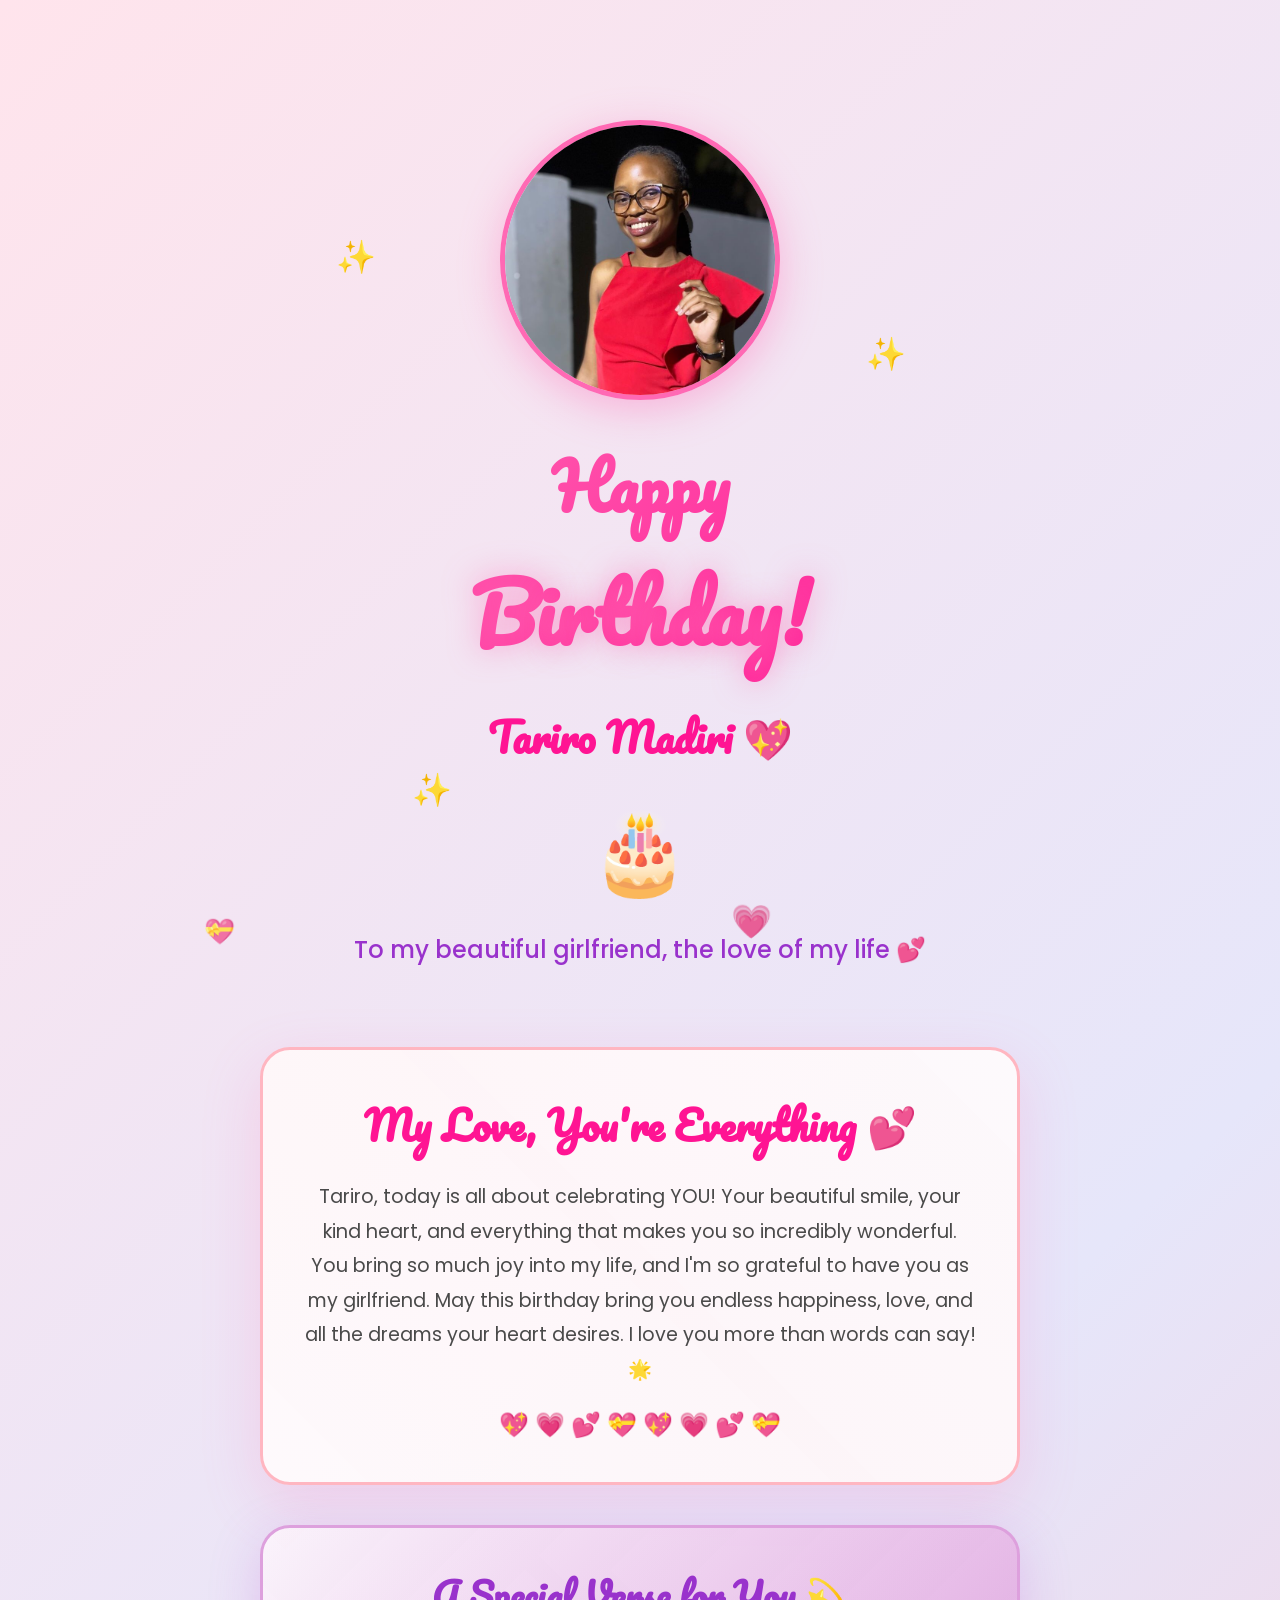
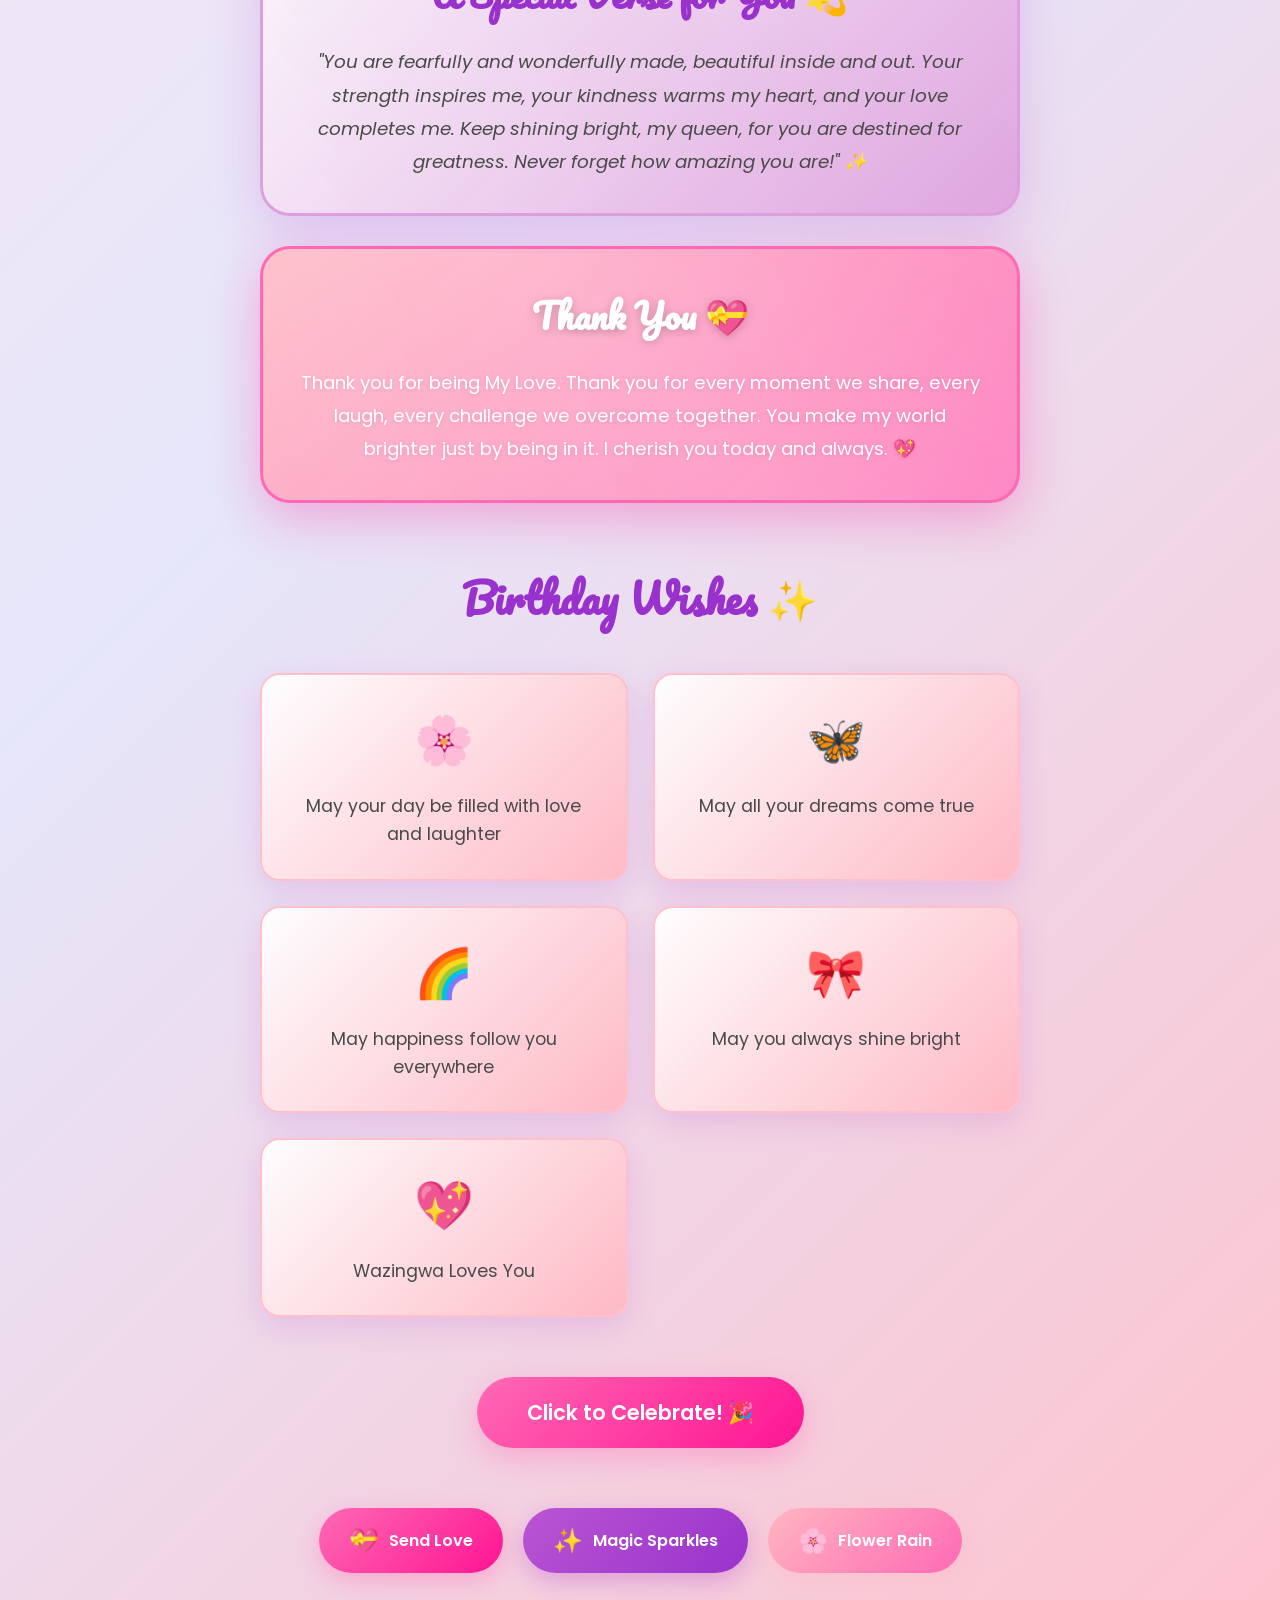
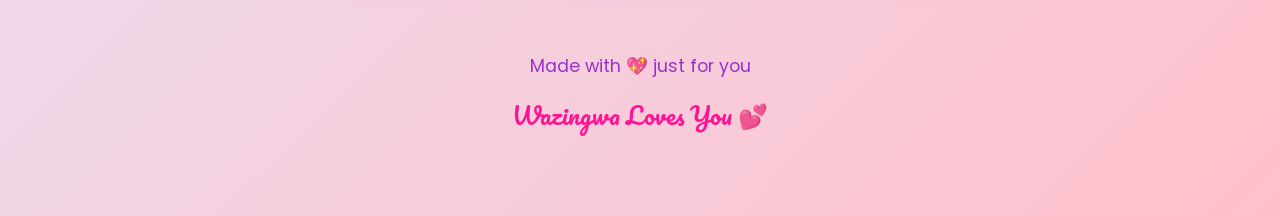
<file: birthday-surprise/index.html>
<!DOCTYPE html>
<html lang="en">
<head>
  <meta charset="UTF-8" />
  <meta name="viewport" content="width=device-width, initial-scale=1.0" />
  <title>Happy Birthday Tariro! 🎂💖</title>
  <meta name="description" content="A special birthday surprise for Tariro Madiri!" />
  <meta name="theme-color" content="#ff69b4" />

  <!-- Fonts -->
  <link rel="preconnect" href="https://fonts.googleapis.com">
  <link rel="preconnect" href="https://fonts.gstatic.com" crossorigin>
  <link href="https://fonts.googleapis.com/css2?family=Pacifico&family=Poppins:wght@300;400;500;600;700&display=swap" rel="stylesheet">
  <link rel="stylesheet" href="style.css" />
</head>
<body>

  <div class="confetti-container" id="confetti"></div>

  <main class="birthday-container">
    
    <div class="birthday-header">
      <div class="sparkle sparkle-1">✨</div>
      <div class="sparkle sparkle-2">✨</div>
      <div class="sparkle sparkle-3">✨</div>
      
      <div class="photo-container">
        <img src="IMG-20260907-WA0000.jpg" alt="Tariro Madiri" class="birthday-photo" onerror="this.style.display='none'; this.nextElementSibling.style.display='flex';" />
        <div class="photo-fallback">
          <span class="fallback-emoji">👸</span>
          <span class="fallback-text">Add Tariro's photo here!</span>
        </div>
      </div>
      
      <h1 class="birthday-title">
        <span class="title-line">Happy</span>
        <span class="title-line highlight">Birthday!</span>
      </h1>
      
      <h2 class="birthday-name">Tariro Madiri 💖</h2>
      
      <div class="cake-emoji">🎂</div>
      
      <p class="subtitle">To my beautiful girlfriend, the love of my life 💕</p>
    </div>

    <div class="message-card">
      <div class="card-content">
        <h2 class="card-title">My Love, You're Everything 💕</h2>
        <p class="card-text">
          Tariro, today is all about celebrating YOU! Your beautiful smile, your kind heart, and everything that makes you so incredibly wonderful.
          You bring so much joy into my life, and I'm so grateful to have you as my girlfriend.
          May this birthday bring you endless happiness, love, and all the dreams your heart desires. I love you more than words can say! 🌟
        </p>
        <div class="heart-rain">💖 💗 💕 💝 💖 💗 💕 💝</div>
      </div>
    </div>

    <div class="verse-card">
      <div class="verse-content">
        <h3 class="verse-title">A Special Verse for You 💫</h3>
        <p class="verse-text">
          "You are fearfully and wonderfully made, beautiful inside and out. Your strength inspires me, your kindness warms my heart, and your love completes me.
          Keep shining bright, my queen, for you are destined for greatness. Never forget how amazing you are!" ✨
        </p>
      </div>
    </div>

    <div class="love-card">
      <div class="love-content">
        <h3 class="love-title">Thank You 💝</h3>
        <p class="love-text">
          Thank you for being My Love. Thank you for every moment we share, every laugh, every challenge we overcome together.
          You make my world brighter just by being in it. I cherish you today and always. 💖
        </p>
      </div>
    </div>

    <div class="wishes-section">
      <h3 class="wishes-title">Birthday Wishes ✨</h3>
      
      <div class="wish-grid">
        <div class="wish-card">
          <span class="wish-icon">🌸</span>
          <p class="wish-text">May your day be filled with love and laughter</p>
        </div>
        <div class="wish-card">
          <span class="wish-icon">🦋</span>
          <p class="wish-text">May all your dreams come true</p>
        </div>
        <div class="wish-card">
          <span class="wish-icon">🌈</span>
          <p class="wish-text">May happiness follow you everywhere</p>
        </div>
        <div class="wish-card">
          <span class="wish-icon">🎀</span>
          <p class="wish-text">May you always shine bright</p>
        </div>
        <div class="wish-card">
          <span class="wish-icon">💖</span>
          <p class="wish-text">Wazingwa Loves You</p>
        </div>
      </div>
    </div>

    <div class="celebration-section">
      <button class="celebrate-btn" id="celebrateBtn">
        <span class="btn-text">Click to Celebrate! 🎉</span>
      </button>
    </div>

    <div class="surprise-buttons">
      <button class="surprise-btn surprise-btn-1" id="surpriseBtn1">
        <span class="surprise-icon">💝</span>
        <span class="surprise-text">Send Love</span>
      </button>
      <button class="surprise-btn surprise-btn-2" id="surpriseBtn2">
        <span class="surprise-icon">✨</span>
        <span class="surprise-text">Magic Sparkles</span>
      </button>
      <button class="surprise-btn surprise-btn-3" id="surpriseBtn3">
        <span class="surprise-icon">🌸</span>
        <span class="surprise-text">Flower Rain</span>
      </button>
    </div>

    <div class="footer">
      <p>Made with 💖 just for you</p>
      <p class="love-message">Wazingwa Loves You 💕</p>
    </div>

  </main>

  <script src="script.js"></script>
</body>
</html>
</file>
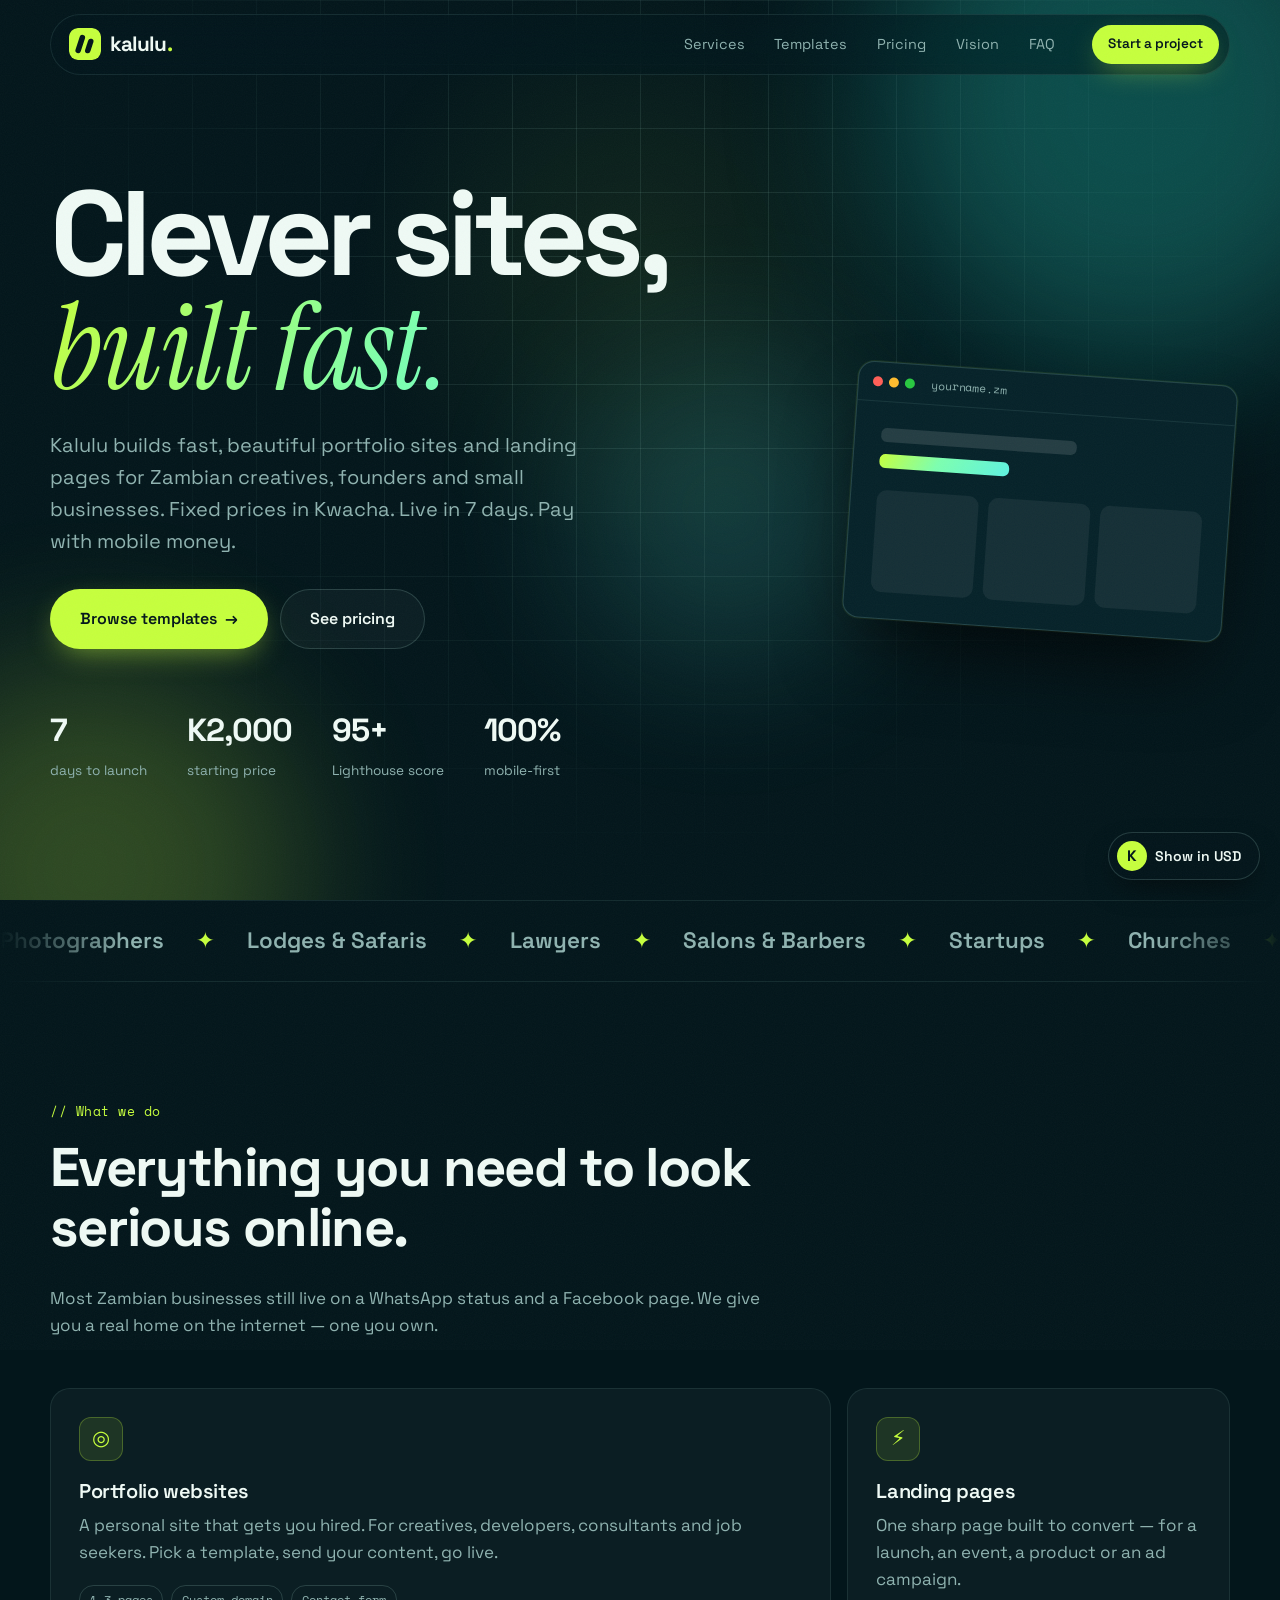
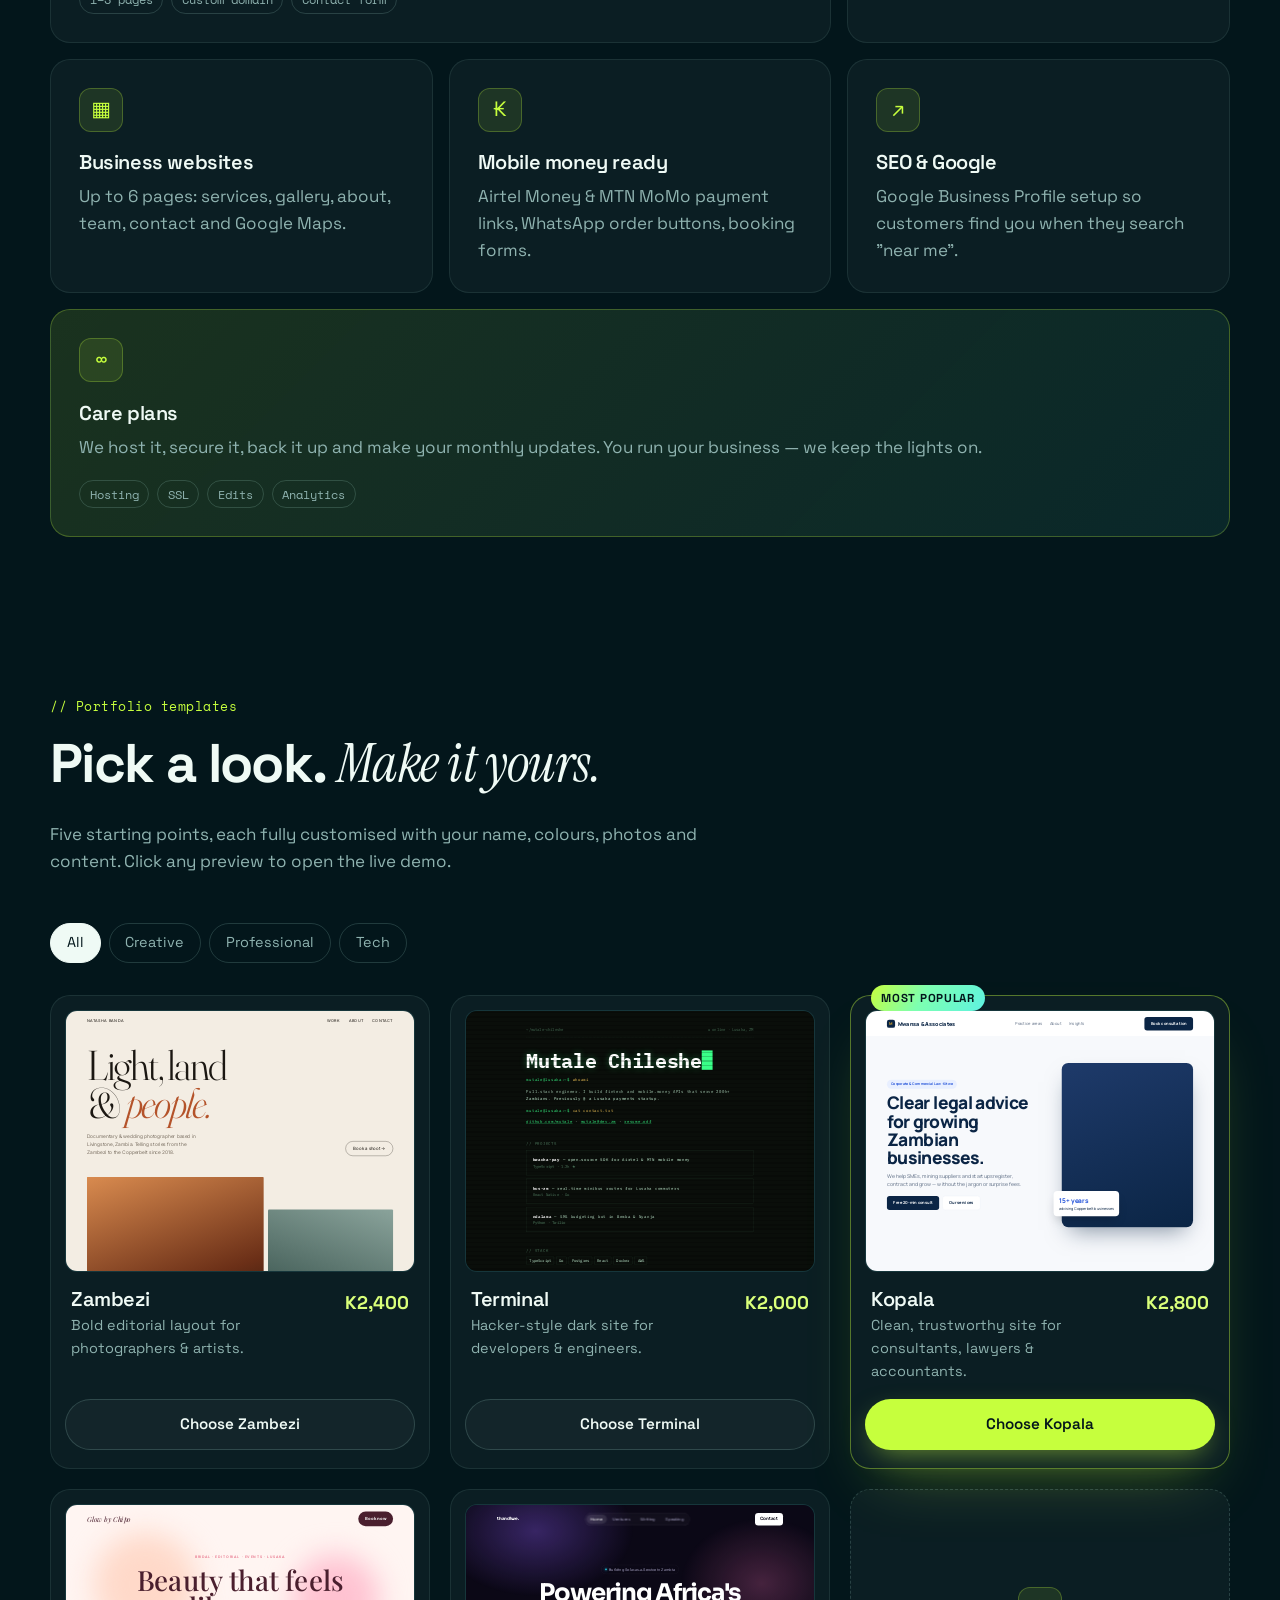
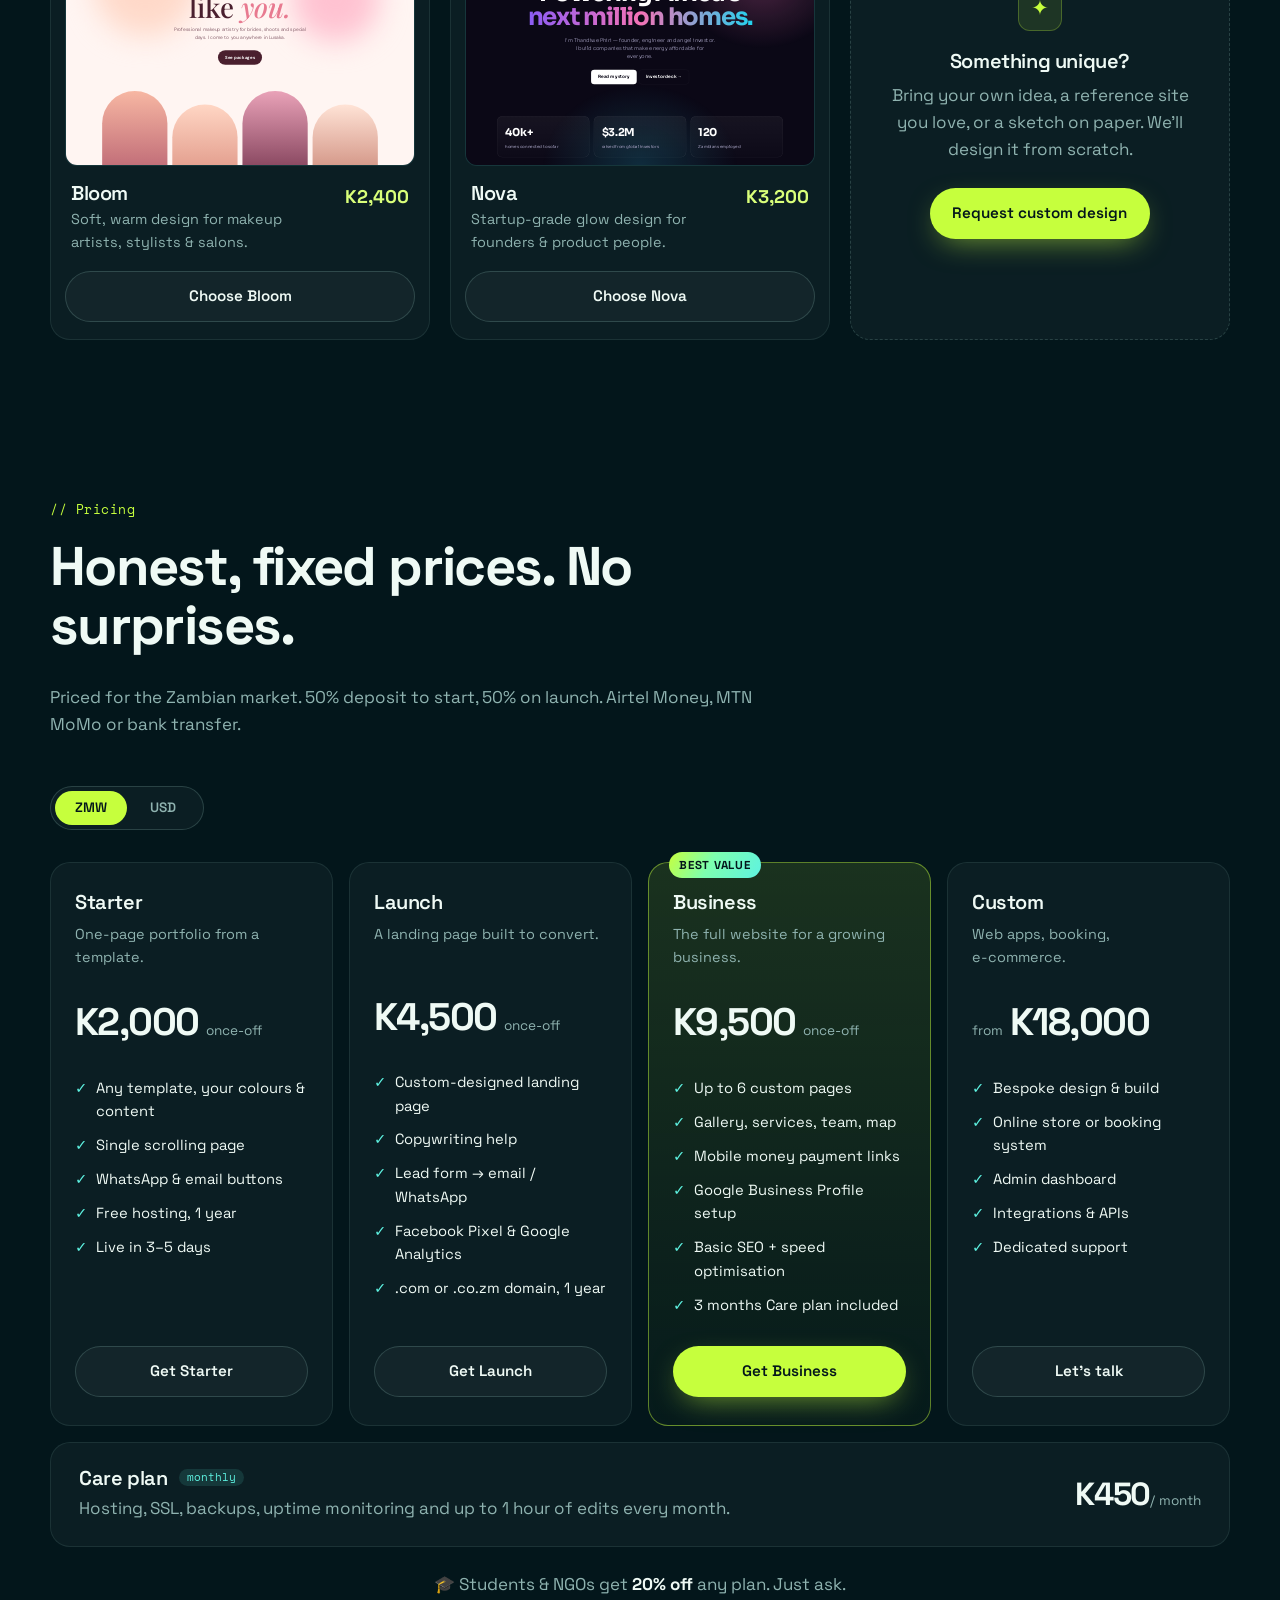
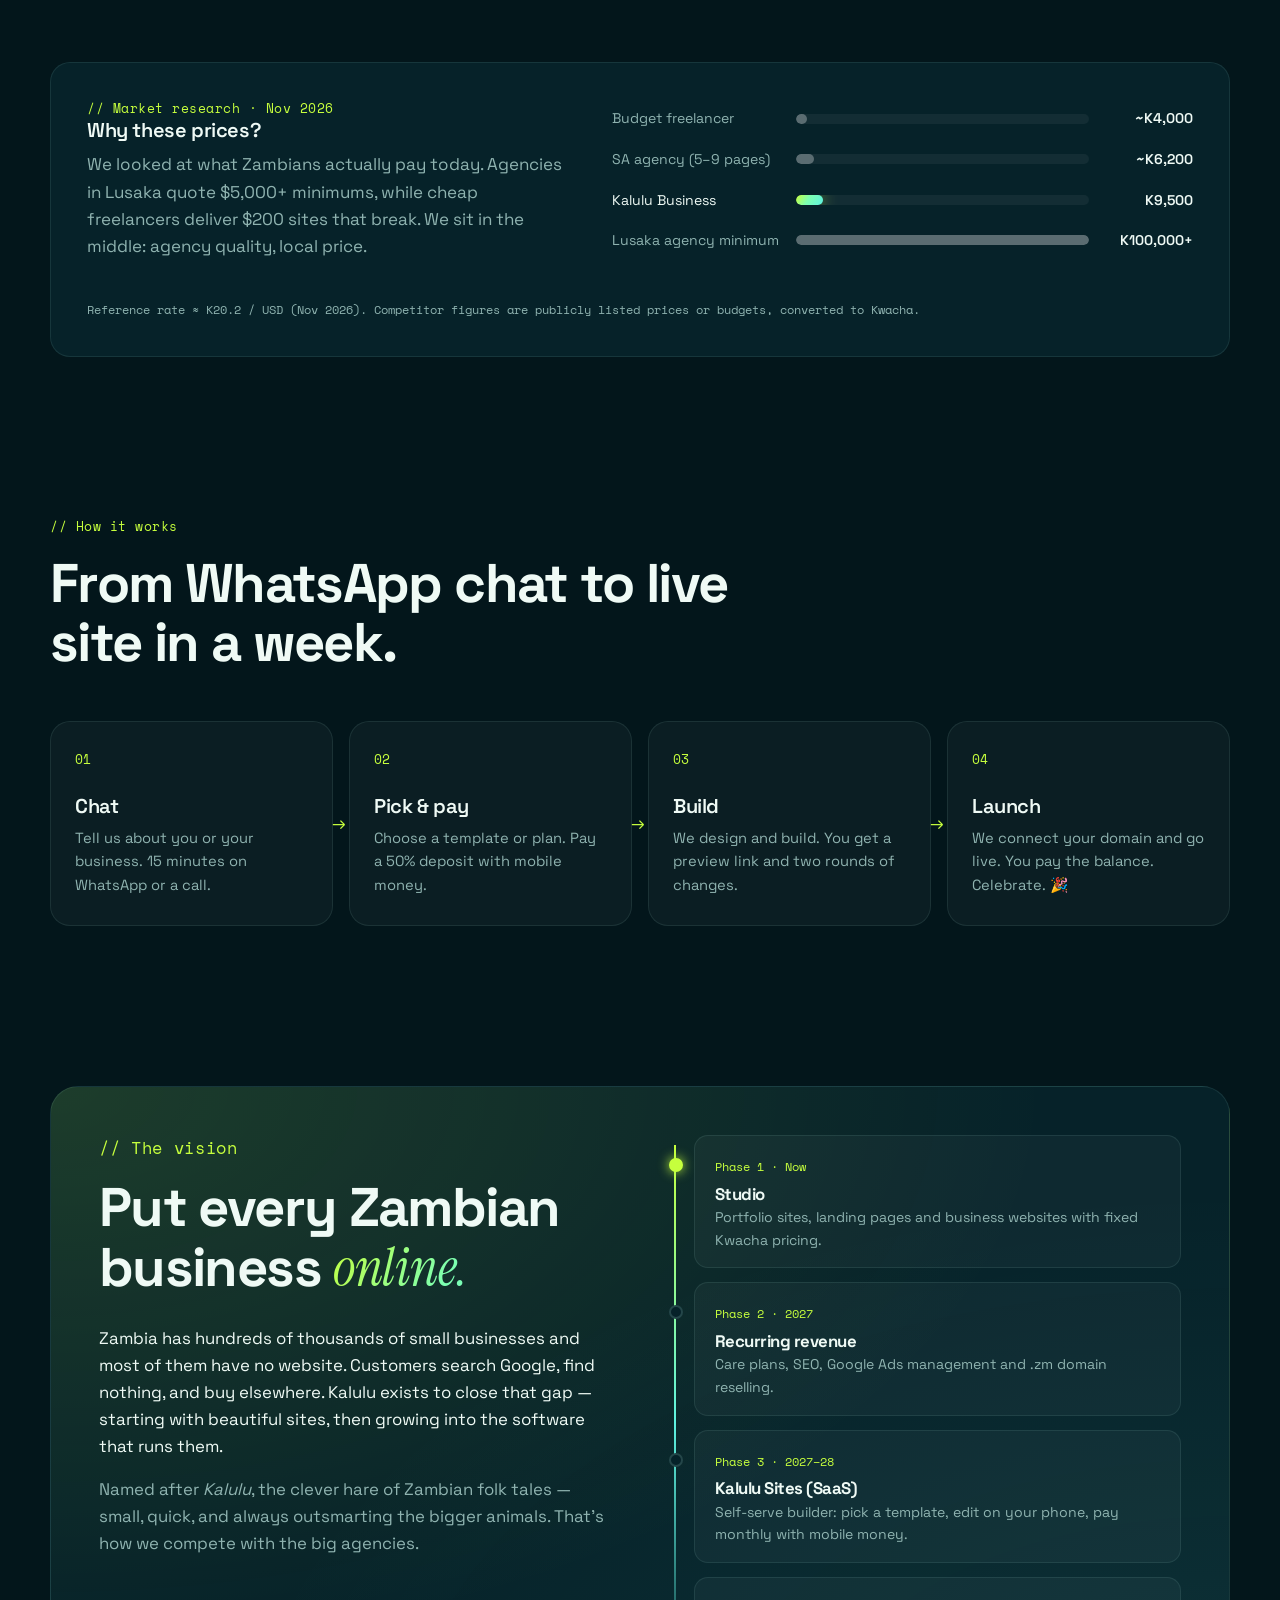
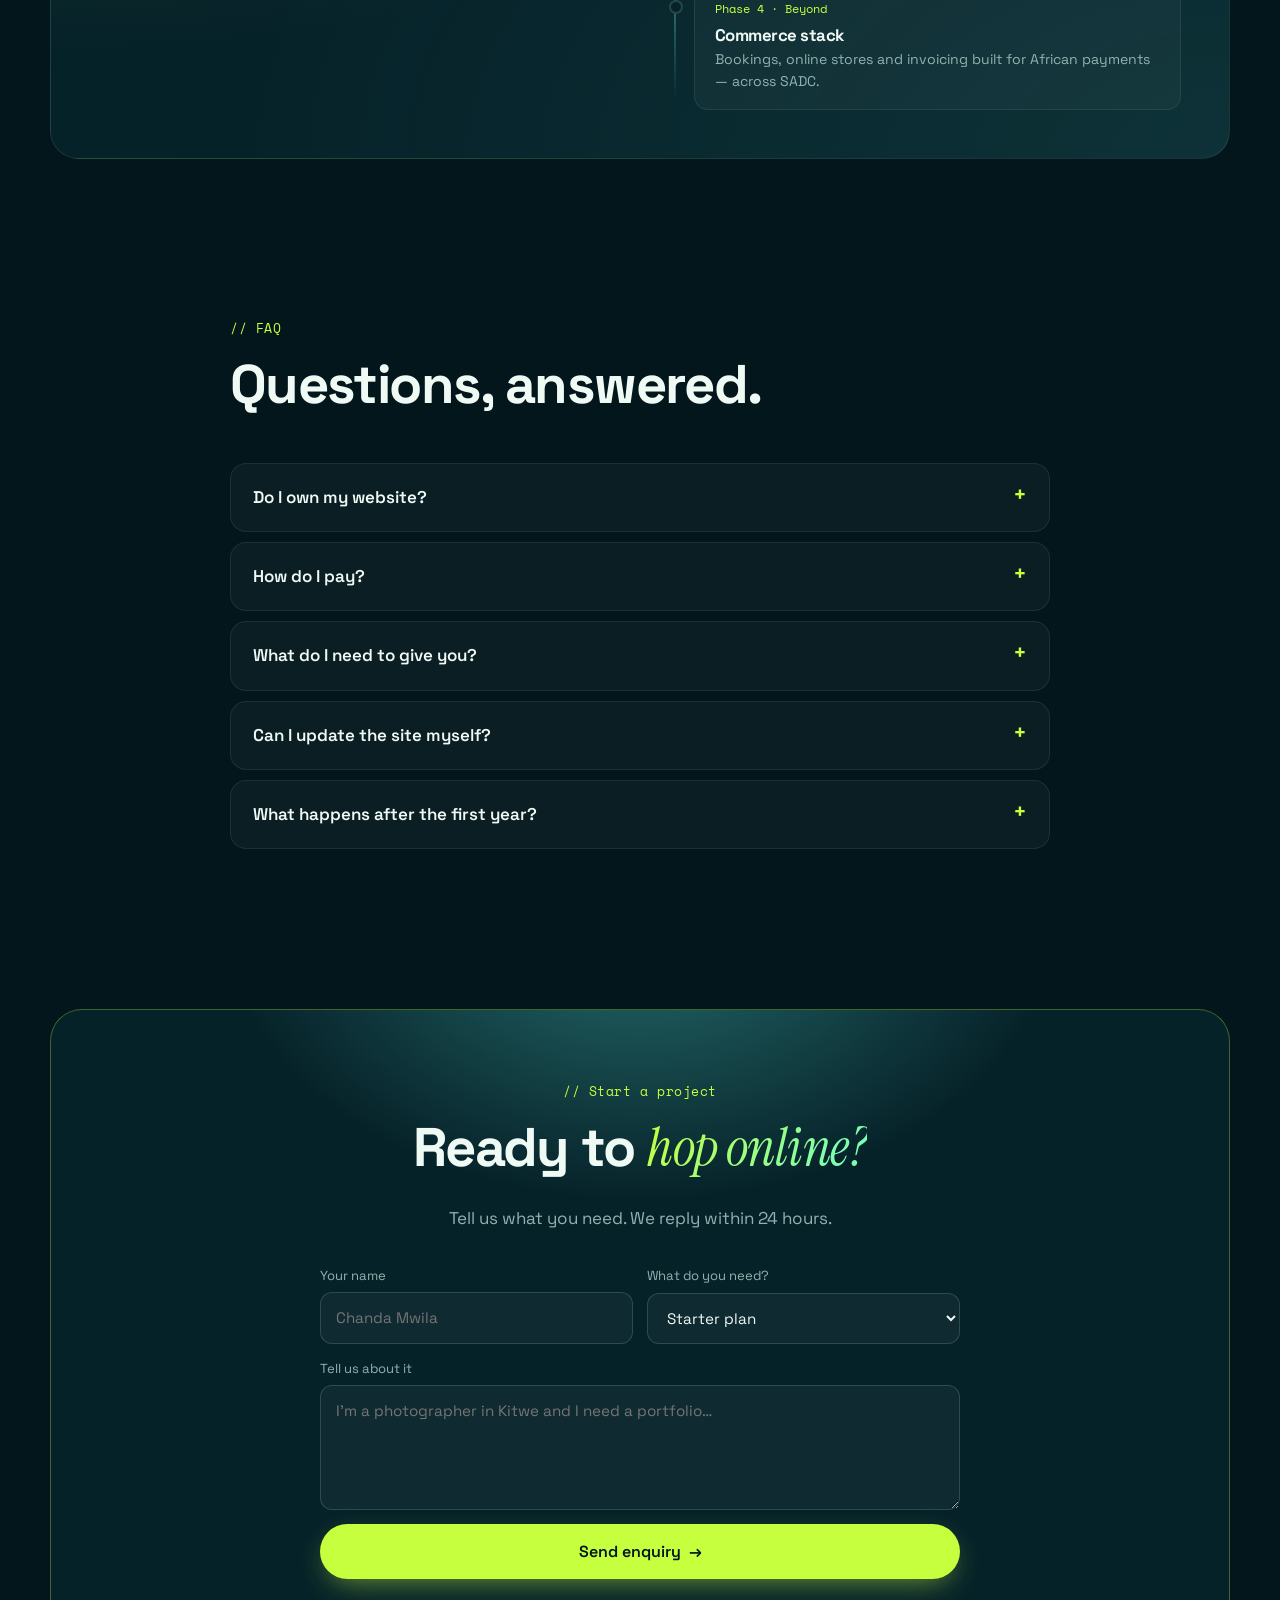
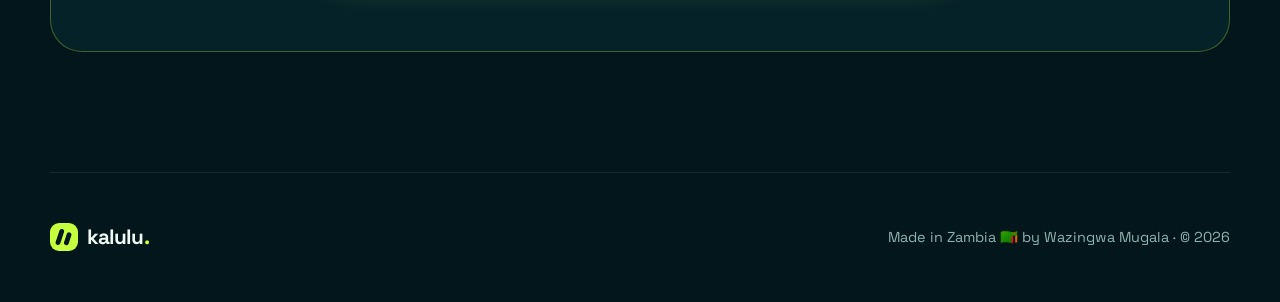
<file: business/index.html>
<!DOCTYPE html>
<html lang="en">
<head>
  <meta charset="UTF-8" />
  <meta name="viewport" content="width=device-width, initial-scale=1.0" />
  <title>Kalulu — Clever websites, built fast | Lusaka, Zambia</title>
  <meta name="description" content="Kalulu builds fast, modern portfolio websites and landing pages for Zambian creatives and businesses. Fixed prices in Kwacha, mobile money accepted." />
  <meta name="theme-color" content="#03161b" />
  <meta property="og:title" content="Kalulu — Clever websites, built fast" />
  <meta property="og:description" content="Portfolio websites & landing pages for Zambian businesses. From K2,000." />
  <meta property="og:image" content="https://wazingwa.online/business/logo.svg" />
  <link rel="icon" type="image/svg+xml" href="logo.svg" />

  <link rel="preconnect" href="https://fonts.googleapis.com">
  <link rel="preconnect" href="https://fonts.gstatic.com" crossorigin>
  <link href="https://fonts.googleapis.com/css2?family=Space+Grotesk:wght@400;500;600;700&family=Instrument+Serif:ital@0;1&family=Space+Mono:wght@400;700&display=swap" rel="stylesheet">
  <link rel="stylesheet" href="style.css" />
</head>
<body>
  <div class="cursor-glow" aria-hidden="true"></div>
  <div class="grain" aria-hidden="true"></div>

  <!-- NAV -->
  <header class="nav" id="nav">
    <a href="#top" class="brand" aria-label="Kalulu home">
      <img src="logo.svg" alt="" width="32" height="32" />
      <span>kalulu<b>.</b></span>
    </a>
    <nav class="nav-links" id="navLinks">
      <a href="#services">Services</a>
      <a href="#templates">Templates</a>
      <a href="#pricing">Pricing</a>
      <a href="#vision">Vision</a>
      <a href="#faq">FAQ</a>
    </nav>
    <a href="#contact" class="btn btn-sm btn-primary magnetic">Start a project</a>
    <button class="menu-btn" id="menuBtn" aria-label="Open menu" aria-expanded="false"><span></span><span></span></button>
  </header>

  <main id="top">

    <!-- HERO -->
    <section class="hero">
      <div class="hero-bg" aria-hidden="true">
        <div class="blob b1"></div><div class="blob b2"></div><div class="blob b3"></div>
        <div class="grid-lines"></div>
      </div>

      <div class="container hero-inner">
        <h1 class="hero-title reveal">
          Clever sites,<br><span class="grad serif">built fast.</span>
        </h1>
        <p class="hero-sub reveal">
          Kalulu builds fast, beautiful portfolio sites and landing pages for Zambian creatives, founders and small businesses.
          Fixed prices in Kwacha. Live in 7 days. Pay with mobile money.
        </p>
        <div class="hero-cta reveal">
          <a href="#templates" class="btn btn-primary btn-lg magnetic">Browse templates <span class="arrow">→</span></a>
          <a href="#pricing" class="btn btn-ghost btn-lg magnetic">See pricing</a>
        </div>

        <div class="stats reveal">
          <div><strong data-count="7">0</strong><span>days to launch</span></div>
          <div><strong data-count="2000" data-prefix="K" data-zmw="2000">K0</strong><span>starting price</span></div>
          <div><strong data-count="95" data-suffix="+">0</strong><span>Lighthouse score</span></div>
          <div><strong data-count="100" data-suffix="%">0</strong><span>mobile‑first</span></div>
        </div>
      </div>

      <!-- Floating browser mockup -->
      <div class="hero-mock reveal" aria-hidden="true">
        <div class="mock-bar"><i></i><i></i><i></i><span>yourname.zm</span></div>
        <div class="mock-body">
          <div class="mock-line w60"></div>
          <div class="mock-line w40 accent"></div>
          <div class="mock-cards"><div></div><div></div><div></div></div>
        </div>
      </div>
    </section>

    <!-- MARQUEE -->
    <section class="marquee" aria-label="Who we build for">
      <div class="marquee-track">
        <span>Photographers</span><span>✦</span><span>Lodges &amp; Safaris</span><span>✦</span><span>Lawyers</span><span>✦</span>
        <span>Salons &amp; Barbers</span><span>✦</span><span>Startups</span><span>✦</span><span>Churches</span><span>✦</span>
        <span>Restaurants</span><span>✦</span><span>Developers</span><span>✦</span><span>Clinics</span><span>✦</span>
        <span>Musicians</span><span>✦</span><span>Real Estate</span><span>✦</span><span>Students</span><span>✦</span>
      </div>
    </section>

    <!-- SERVICES -->
    <section class="section container" id="services">
      <div class="section-head reveal">
        <p class="eyebrow">// What we do</p>
        <h2>Everything you need to look serious online.</h2>
        <p class="muted">Most Zambian businesses still live on a WhatsApp status and a Facebook page. We give you a real home on the internet — one you own.</p>
      </div>

      <div class="bento">
        <article class="card tilt reveal span-2">
          <div class="card-icon">◎</div>
          <h3>Portfolio websites</h3>
          <p>A personal site that gets you hired. For creatives, developers, consultants and job seekers. Pick a template, send your content, go live.</p>
          <div class="tags"><span>1–3 pages</span><span>Custom domain</span><span>Contact form</span></div>
        </article>
        <article class="card tilt reveal">
          <div class="card-icon">⚡</div>
          <h3>Landing pages</h3>
          <p>One sharp page built to convert — for a launch, an event, a product or an ad campaign.</p>
        </article>
        <article class="card tilt reveal">
          <div class="card-icon">▦</div>
          <h3>Business websites</h3>
          <p>Up to 6 pages: services, gallery, about, team, contact and Google Maps.</p>
        </article>
        <article class="card tilt reveal">
          <div class="card-icon">₭</div>
          <h3>Mobile money ready</h3>
          <p>Airtel Money &amp; MTN MoMo payment links, WhatsApp order buttons, booking forms.</p>
        </article>
        <article class="card tilt reveal">
          <div class="card-icon">↗</div>
          <h3>SEO &amp; Google</h3>
          <p>Google Business Profile setup so customers find you when they search "near me".</p>
        </article>
        <article class="card tilt reveal span-3 card-accent">
          <div class="card-icon">∞</div>
          <h3>Care plans</h3>
          <p>We host it, secure it, back it up and make your monthly updates. You run your business — we keep the lights on.</p>
          <div class="tags"><span>Hosting</span><span>SSL</span><span>Edits</span><span>Analytics</span></div>
        </article>
      </div>
    </section>

    <!-- TEMPLATES -->
    <section class="section container" id="templates">
      <div class="section-head reveal">
        <p class="eyebrow">// Portfolio templates</p>
        <h2>Pick a look. <span class="serif">Make it yours.</span></h2>
        <p class="muted">Five starting points, each fully customised with your name, colours, photos and content. Click any preview to open the live demo.</p>
      </div>

      <div class="filters reveal" role="tablist">
        <button class="chip active" data-filter="all">All</button>
        <button class="chip" data-filter="creative">Creative</button>
        <button class="chip" data-filter="pro">Professional</button>
        <button class="chip" data-filter="tech">Tech</button>
      </div>

      <div class="templates">
        <article class="tpl reveal" data-cat="creative">
          <a class="tpl-preview" href="templates/zambezi.html" target="_blank" rel="noopener" aria-label="Open Zambezi demo">
            <iframe data-src="templates/zambezi.html" title="Zambezi template preview" loading="lazy" tabindex="-1"></iframe>
            <span class="tpl-open">Live demo ↗</span>
          </a>
          <div class="tpl-meta">
            <div>
              <h3>Zambezi</h3>
              <p>Bold editorial layout for photographers &amp; artists.</p>
            </div>
            <div class="price" data-zmw="2400">K2,400</div>
          </div>
          <a class="btn btn-ghost btn-block" href="#contact" data-order="Zambezi">Choose Zambezi</a>
        </article>

        <article class="tpl reveal" data-cat="tech">
          <a class="tpl-preview" href="templates/terminal.html" target="_blank" rel="noopener" aria-label="Open Terminal demo">
            <iframe data-src="templates/terminal.html" title="Terminal template preview" loading="lazy" tabindex="-1"></iframe>
            <span class="tpl-open">Live demo ↗</span>
          </a>
          <div class="tpl-meta">
            <div>
              <h3>Terminal</h3>
              <p>Hacker‑style dark site for developers &amp; engineers.</p>
            </div>
            <div class="price" data-zmw="2000">K2,000</div>
          </div>
          <a class="btn btn-ghost btn-block" href="#contact" data-order="Terminal">Choose Terminal</a>
        </article>

        <article class="tpl reveal featured" data-cat="pro">
          <span class="ribbon">Most popular</span>
          <a class="tpl-preview" href="templates/kopala.html" target="_blank" rel="noopener" aria-label="Open Kopala demo">
            <iframe data-src="templates/kopala.html" title="Kopala template preview" loading="lazy" tabindex="-1"></iframe>
            <span class="tpl-open">Live demo ↗</span>
          </a>
          <div class="tpl-meta">
            <div>
              <h3>Kopala</h3>
              <p>Clean, trustworthy site for consultants, lawyers &amp; accountants.</p>
            </div>
            <div class="price" data-zmw="2800">K2,800</div>
          </div>
          <a class="btn btn-primary btn-block" href="#contact" data-order="Kopala">Choose Kopala</a>
        </article>

        <article class="tpl reveal" data-cat="creative">
          <a class="tpl-preview" href="templates/bloom.html" target="_blank" rel="noopener" aria-label="Open Bloom demo">
            <iframe data-src="templates/bloom.html" title="Bloom template preview" loading="lazy" tabindex="-1"></iframe>
            <span class="tpl-open">Live demo ↗</span>
          </a>
          <div class="tpl-meta">
            <div>
              <h3>Bloom</h3>
              <p>Soft, warm design for makeup artists, stylists &amp; salons.</p>
            </div>
            <div class="price" data-zmw="2400">K2,400</div>
          </div>
          <a class="btn btn-ghost btn-block" href="#contact" data-order="Bloom">Choose Bloom</a>
        </article>

        <article class="tpl reveal" data-cat="pro tech">
          <a class="tpl-preview" href="templates/nova.html" target="_blank" rel="noopener" aria-label="Open Nova demo">
            <iframe data-src="templates/nova.html" title="Nova template preview" loading="lazy" tabindex="-1"></iframe>
            <span class="tpl-open">Live demo ↗</span>
          </a>
          <div class="tpl-meta">
            <div>
              <h3>Nova</h3>
              <p>Startup‑grade glow design for founders &amp; product people.</p>
            </div>
            <div class="price" data-zmw="3200">K3,200</div>
          </div>
          <a class="btn btn-ghost btn-block" href="#contact" data-order="Nova">Choose Nova</a>
        </article>

        <article class="tpl tpl-custom reveal" data-cat="creative pro tech">
          <div class="tpl-custom-inner">
            <div class="card-icon">✦</div>
            <h3>Something unique?</h3>
            <p>Bring your own idea, a reference site you love, or a sketch on paper. We'll design it from scratch.</p>
            <a class="btn btn-primary magnetic" href="#contact" data-order="Custom design">Request custom design</a>
          </div>
        </article>
      </div>
    </section>

    <!-- PRICING -->
    <section class="section container" id="pricing">
      <div class="section-head reveal">
        <p class="eyebrow">// Pricing</p>
        <h2>Honest, fixed prices. No surprises.</h2>
        <p class="muted">Priced for the Zambian market. 50% deposit to start, 50% on launch. Airtel Money, MTN MoMo or bank transfer.</p>
      </div>

      <div class="currency-toggle reveal" role="group" aria-label="Currency">
        <button class="active" data-cur="zmw">ZMW</button>
        <button data-cur="usd">USD</button>
        <span class="toggle-thumb"></span>
      </div>

      <div class="pricing">
        <article class="plan reveal">
          <h3>Starter</h3>
          <p class="plan-desc">One‑page portfolio from a template.</p>
          <div class="plan-price"><span class="amount" data-zmw="2000">K2,000</span><span class="once">once‑off</span></div>
          <ul>
            <li>Any template, your colours &amp; content</li>
            <li>Single scrolling page</li>
            <li>WhatsApp &amp; email buttons</li>
            <li>Free hosting, 1 year</li>
            <li>Live in 3–5 days</li>
          </ul>
          <a href="#contact" class="btn btn-ghost btn-block" data-order="Starter plan">Get Starter</a>
        </article>

        <article class="plan reveal">
          <h3>Launch</h3>
          <p class="plan-desc">A landing page built to convert.</p>
          <div class="plan-price"><span class="amount" data-zmw="4500">K4,500</span><span class="once">once‑off</span></div>
          <ul>
            <li>Custom‑designed landing page</li>
            <li>Copywriting help</li>
            <li>Lead form → email / WhatsApp</li>
            <li>Facebook Pixel &amp; Google Analytics</li>
            <li>.com or .co.zm domain, 1 year</li>
          </ul>
          <a href="#contact" class="btn btn-ghost btn-block" data-order="Launch plan">Get Launch</a>
        </article>

        <article class="plan plan-hot reveal">
          <span class="ribbon">Best value</span>
          <h3>Business</h3>
          <p class="plan-desc">The full website for a growing business.</p>
          <div class="plan-price"><span class="amount" data-zmw="9500">K9,500</span><span class="once">once‑off</span></div>
          <ul>
            <li>Up to 6 custom pages</li>
            <li>Gallery, services, team, map</li>
            <li>Mobile money payment links</li>
            <li>Google Business Profile setup</li>
            <li>Basic SEO + speed optimisation</li>
            <li>3 months Care plan included</li>
          </ul>
          <a href="#contact" class="btn btn-primary btn-block magnetic" data-order="Business plan">Get Business</a>
        </article>

        <article class="plan reveal">
          <h3>Custom</h3>
          <p class="plan-desc">Web apps, booking, e‑commerce.</p>
          <div class="plan-price"><span class="from">from</span><span class="amount" data-zmw="18000">K18,000</span></div>
          <ul>
            <li>Bespoke design &amp; build</li>
            <li>Online store or booking system</li>
            <li>Admin dashboard</li>
            <li>Integrations &amp; APIs</li>
            <li>Dedicated support</li>
          </ul>
          <a href="#contact" class="btn btn-ghost btn-block" data-order="Custom project">Let's talk</a>
        </article>
      </div>

      <div class="care reveal">
        <div>
          <h3>Care plan <span class="badge">monthly</span></h3>
          <p class="muted">Hosting, SSL, backups, uptime monitoring and up to 1 hour of edits every month.</p>
        </div>
        <div class="care-price"><span class="amount" data-zmw="450">K450</span><span class="once">/ month</span></div>
      </div>

      <p class="discount reveal">🎓 Students &amp; NGOs get <b>20% off</b> any plan. Just ask.</p>

      <!-- Market research -->
      <div class="research reveal">
        <div class="research-head">
          <p class="eyebrow">// Market research · Nov 2026</p>
          <h3>Why these prices?</h3>
          <p class="muted">We looked at what Zambians actually pay today. Agencies in Lusaka quote $5,000+ minimums, while cheap freelancers deliver $200 sites that break. We sit in the middle: agency quality, local price.</p>
        </div>
        <div class="bars">
          <div class="bar-row"><span>Budget freelancer</span><div class="bar"><i style="--w:4%"></i></div><b data-zmw="4000" data-pre="~">~K4,000</b></div>
          <div class="bar-row"><span>SA agency (5–9 pages)</span><div class="bar"><i style="--w:6.2%"></i></div><b data-zmw="6200" data-pre="~">~K6,200</b></div>
          <div class="bar-row hl"><span>Kalulu Business</span><div class="bar"><i style="--w:9.5%"></i></div><b data-zmw="9500">K9,500</b></div>
          <div class="bar-row"><span>Lusaka agency minimum</span><div class="bar"><i style="--w:100%"></i></div><b data-zmw="100000" data-post="+">K100,000+</b></div>
        </div>
        <p class="fine">Reference rate ≈ K20.2 / USD (Nov 2026). Competitor figures are publicly listed prices or budgets, converted to Kwacha.</p>
      </div>
    </section>

    <!-- PROCESS -->
    <section class="section container" id="process">
      <div class="section-head reveal">
        <p class="eyebrow">// How it works</p>
        <h2>From WhatsApp chat to live site in a week.</h2>
      </div>
      <ol class="steps">
        <li class="reveal"><span class="step-n">01</span><h3>Chat</h3><p>Tell us about you or your business. 15 minutes on WhatsApp or a call.</p></li>
        <li class="reveal"><span class="step-n">02</span><h3>Pick &amp; pay</h3><p>Choose a template or plan. Pay a 50% deposit with mobile money.</p></li>
        <li class="reveal"><span class="step-n">03</span><h3>Build</h3><p>We design and build. You get a preview link and two rounds of changes.</p></li>
        <li class="reveal"><span class="step-n">04</span><h3>Launch</h3><p>We connect your domain and go live. You pay the balance. Celebrate. 🎉</p></li>
      </ol>
    </section>

    <!-- VISION -->
    <section class="section container" id="vision">
      <div class="vision reveal">
        <div class="vision-copy">
          <p class="eyebrow">// The vision</p>
          <h2>Put every Zambian business <span class="serif grad">online.</span></h2>
          <p>
            Zambia has hundreds of thousands of small businesses and most of them have no website.
            Customers search Google, find nothing, and buy elsewhere. Kalulu exists to close that gap —
            starting with beautiful sites, then growing into the software that runs them.
          </p>
          <p class="muted">Named after <em>Kalulu</em>, the clever hare of Zambian folk tales — small, quick, and always outsmarting the bigger animals. That's how we compete with the big agencies.</p>
        </div>
        <div class="roadmap">
          <div class="road-item done"><span>Phase 1 · Now</span><h4>Studio</h4><p>Portfolio sites, landing pages and business websites with fixed Kwacha pricing.</p></div>
          <div class="road-item"><span>Phase 2 · 2027</span><h4>Recurring revenue</h4><p>Care plans, SEO, Google Ads management and .zm domain reselling.</p></div>
          <div class="road-item"><span>Phase 3 · 2027–28</span><h4>Kalulu Sites (SaaS)</h4><p>Self‑serve builder: pick a template, edit on your phone, pay monthly with mobile money.</p></div>
          <div class="road-item"><span>Phase 4 · Beyond</span><h4>Commerce stack</h4><p>Bookings, online stores and invoicing built for African payments — across SADC.</p></div>
        </div>
      </div>
    </section>

    <!-- FAQ -->
    <section class="section container narrow" id="faq">
      <div class="section-head reveal">
        <p class="eyebrow">// FAQ</p>
        <h2>Questions, answered.</h2>
      </div>
      <div class="faq">
        <details class="reveal"><summary>Do I own my website?</summary><p>Yes. The domain is registered in your name and you get the full source code on request. No lock‑in.</p></details>
        <details class="reveal"><summary>How do I pay?</summary><p>Airtel Money, MTN MoMo, Zamtel Kwacha or bank transfer. 50% deposit to start, 50% when you're happy and we launch.</p></details>
        <details class="reveal"><summary>What do I need to give you?</summary><p>Your logo (or we'll make a simple one), photos, and a short description of what you do. We help write the rest.</p></details>
        <details class="reveal"><summary>Can I update the site myself?</summary><p>On the Care plan we make edits for you within 48 hours. Self‑editing is coming with Kalulu Sites in 2027.</p></details>
        <details class="reveal"><summary>What happens after the first year?</summary><p>Hosting renews at <span data-zmw="450">K450</span>/month on the Care plan, or you can move the site anywhere you like — it's yours.</p></details>
      </div>
    </section>

    <!-- CONTACT -->
    <section class="section container" id="contact">
      <div class="cta-box reveal">
        <div class="cta-glow" aria-hidden="true"></div>
        <p class="eyebrow">// Start a project</p>
        <h2>Ready to <span class="serif grad">hop online?</span></h2>
        <p class="muted">Tell us what you need. We reply within 24 hours.</p>

        <form class="contact-form" id="contactForm">
          <div class="field">
            <label for="cName">Your name</label>
            <input id="cName" name="name" required placeholder="Chanda Mwila" />
          </div>
          <div class="field">
            <label for="cPlan">What do you need?</label>
            <select id="cPlan" name="plan">
              <option>Starter plan</option>
              <option>Launch plan</option>
              <option>Business plan</option>
              <option>Custom project</option>
              <option>Zambezi</option>
              <option>Terminal</option>
              <option>Kopala</option>
              <option>Bloom</option>
              <option>Nova</option>
              <option>Custom design</option>
            </select>
          </div>
          <div class="field full">
            <label for="cMsg">Tell us about it</label>
            <textarea id="cMsg" name="message" rows="4" placeholder="I'm a photographer in Kitwe and I need a portfolio…"></textarea>
          </div>
          <button class="btn btn-primary btn-lg magnetic full" type="submit">Send enquiry <span class="arrow">→</span></button>
        </form>
      </div>
    </section>
  </main>

  <footer class="footer container">
    <a href="#top" class="brand"><img src="logo.svg" alt="" width="28" height="28" /><span>kalulu<b>.</b></span></a>
    <p class="muted">Made in Zambia 🇿🇲 by <a href="/">Wazingwa Mugala</a> · © <span id="year"></span></p>
  </footer>

  <button class="currency-fab" id="currencyFab" type="button" aria-pressed="false" aria-label="Toggle prices between Kwacha and US dollars">
    <b class="cur-k">K</b><b class="cur-d">$</b><span>Show in USD</span>
  </button>

  <script src="script.js"></script>
</body>
</html>
</file>
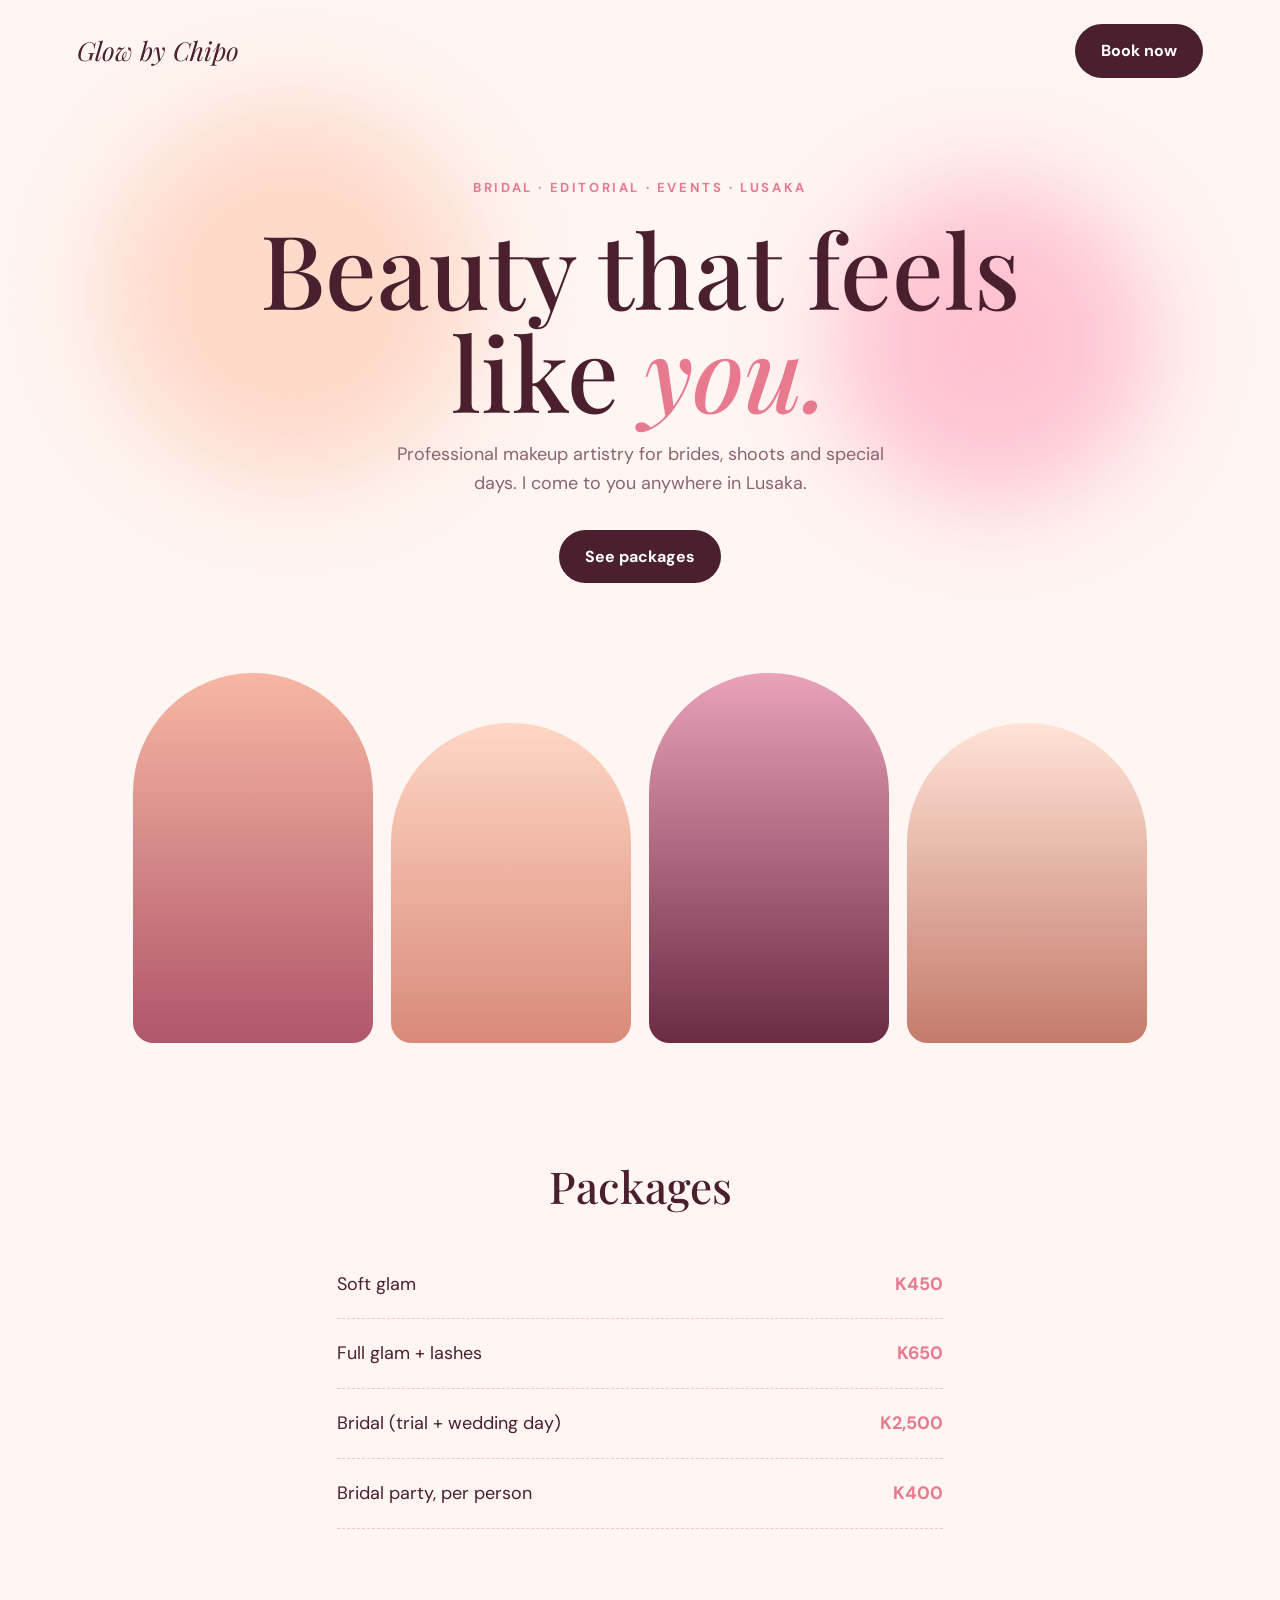
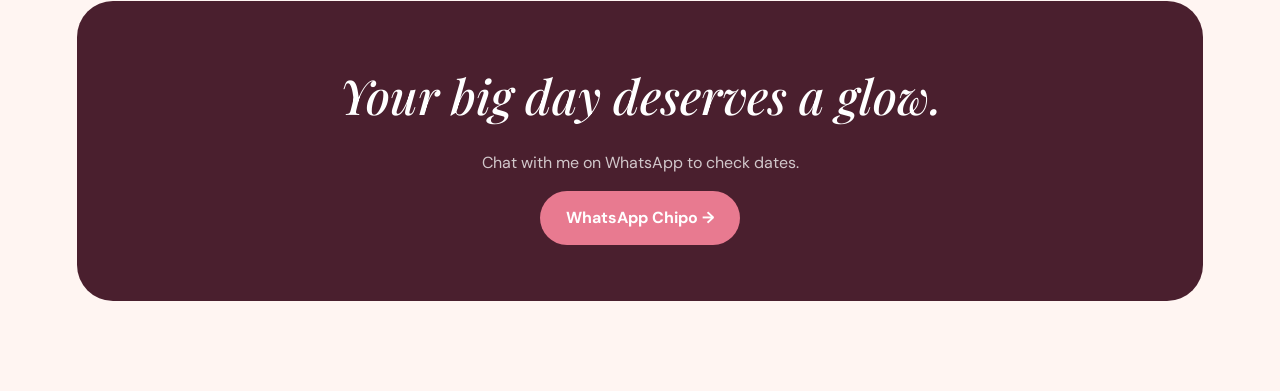
<file: business/templates/bloom.html>
<!DOCTYPE html>
<html lang="en">
<head>
<meta charset="UTF-8" />
<meta name="viewport" content="width=device-width, initial-scale=1.0" />
<title>Glow by Chipo — Makeup Artist | Bloom template by Kalulu</title>
<link rel="preconnect" href="https://fonts.googleapis.com"><link rel="preconnect" href="https://fonts.gstatic.com" crossorigin>
<link href="https://fonts.googleapis.com/css2?family=Playfair+Display:ital,wght@0,500;1,500&family=DM+Sans:wght@400;500;700&display=swap" rel="stylesheet">
<style>
  :root { --bg:#fff5f2; --rose:#e87a90; --plum:#4a1f2e; --peach:#ffd9c9; --muted:#8a6470; }
  * { box-sizing:border-box; } body { margin:0; background:var(--bg); color:var(--plum); font-family:"DM Sans",sans-serif; line-height:1.6; overflow-x:hidden; }
  a { color:inherit; text-decoration:none; }
  nav { display:flex; justify-content:space-between; align-items:center; padding:24px 6vw; }
  .logo { font-family:"Playfair Display",serif; font-style:italic; font-size:26px; }
  .btn { display:inline-block; padding:14px 26px; border-radius:999px; background:var(--plum); color:#fff; font-weight:700; transition:.3s; }
  .btn:hover { background:var(--rose); transform:scale(1.04); }
  .hero { position:relative; text-align:center; padding:8vh 6vw 6vh; }
  .blob { position:absolute; border-radius:50%; filter:blur(50px); z-index:-1; animation:drift 10s ease-in-out infinite alternate; }
  .b1 { width:380px; height:380px; background:var(--peach); top:0; left:8%; }
  .b2 { width:320px; height:320px; background:#ffc2d1; top:80px; right:10%; animation-delay:-4s; }
  @keyframes drift { to { transform:translate(40px,30px) scale(1.15); } }
  .hero small { text-transform:uppercase; letter-spacing:.2em; color:var(--rose); font-weight:700; font-size:13px; }
  h1 { font-family:"Playfair Display",serif; font-weight:500; font-size:clamp(52px,8vw,110px); line-height:1; margin:18px 0; }
  h1 em { color:var(--rose); }
  .hero p { max-width:520px; margin:0 auto 32px; color:var(--muted); font-size:18px; }
  .gallery { display:flex; gap:18px; justify-content:center; padding:4vh 6vw; }
  .g { width:240px; aspect-ratio:3/4; border-radius:140px 140px 24px 24px; transition:.5s cubic-bezier(.22,1,.36,1); }
  .g:hover { transform:translateY(-14px) rotate(-2deg); }
  .g1 { background:linear-gradient(180deg,#f7b7a3,#b0566a); } .g2 { background:linear-gradient(180deg,#ffd6c4,#d98a7a); margin-top:50px; }
  .g3 { background:linear-gradient(180deg,#e9a2b8,#6b2b45); } .g4 { background:linear-gradient(180deg,#ffe3d6,#c47b6b); margin-top:50px; }
  .menu { max-width:760px; margin:8vh auto; padding:0 6vw; }
  .menu h2 { font-family:"Playfair Display",serif; font-weight:500; font-size:44px; text-align:center; margin:0 0 28px; }
  .row { display:flex; justify-content:space-between; gap:16px; padding:20px 0; border-bottom:1px dashed #f0c4cf; font-size:18px; }
  .row span:last-child { font-weight:700; color:var(--rose); }
  .book { margin:6vh 6vw 10vh; padding:56px; border-radius:36px; background:var(--plum); color:#fff; text-align:center; }
  .book h2 { font-family:"Playfair Display",serif; font-style:italic; font-weight:500; font-size:48px; margin:0 0 12px; }
  .book .btn { background:var(--rose); }
  @media (max-width:760px){ .gallery { flex-wrap:wrap; } .g { width:44%; margin:0 !important; } }
</style>
</head>
<body>
  <nav><span class="logo">Glow by Chipo</span><a class="btn" href="#">Book now</a></nav>
  <section class="hero">
    <div class="blob b1"></div><div class="blob b2"></div>
    <small>Bridal · Editorial · Events · Lusaka</small>
    <h1>Beauty that feels<br>like <em>you.</em></h1>
    <p>Professional makeup artistry for brides, shoots and special days. I come to you anywhere in Lusaka.</p>
    <a class="btn" href="#">See packages</a>
  </section>
  <div class="gallery"><div class="g g1"></div><div class="g g2"></div><div class="g g3"></div><div class="g g4"></div></div>
  <section class="menu">
    <h2>Packages</h2>
    <div class="row"><span>Soft glam</span><span>K450</span></div>
    <div class="row"><span>Full glam + lashes</span><span>K650</span></div>
    <div class="row"><span>Bridal (trial + wedding day)</span><span>K2,500</span></div>
    <div class="row"><span>Bridal party, per person</span><span>K400</span></div>
  </section>
  <section class="book">
    <h2>Your big day deserves a glow.</h2>
    <p style="opacity:.75">Chat with me on WhatsApp to check dates.</p>
    <a class="btn" href="#">WhatsApp Chipo →</a>
  </section>
</body>
</html>
</file>
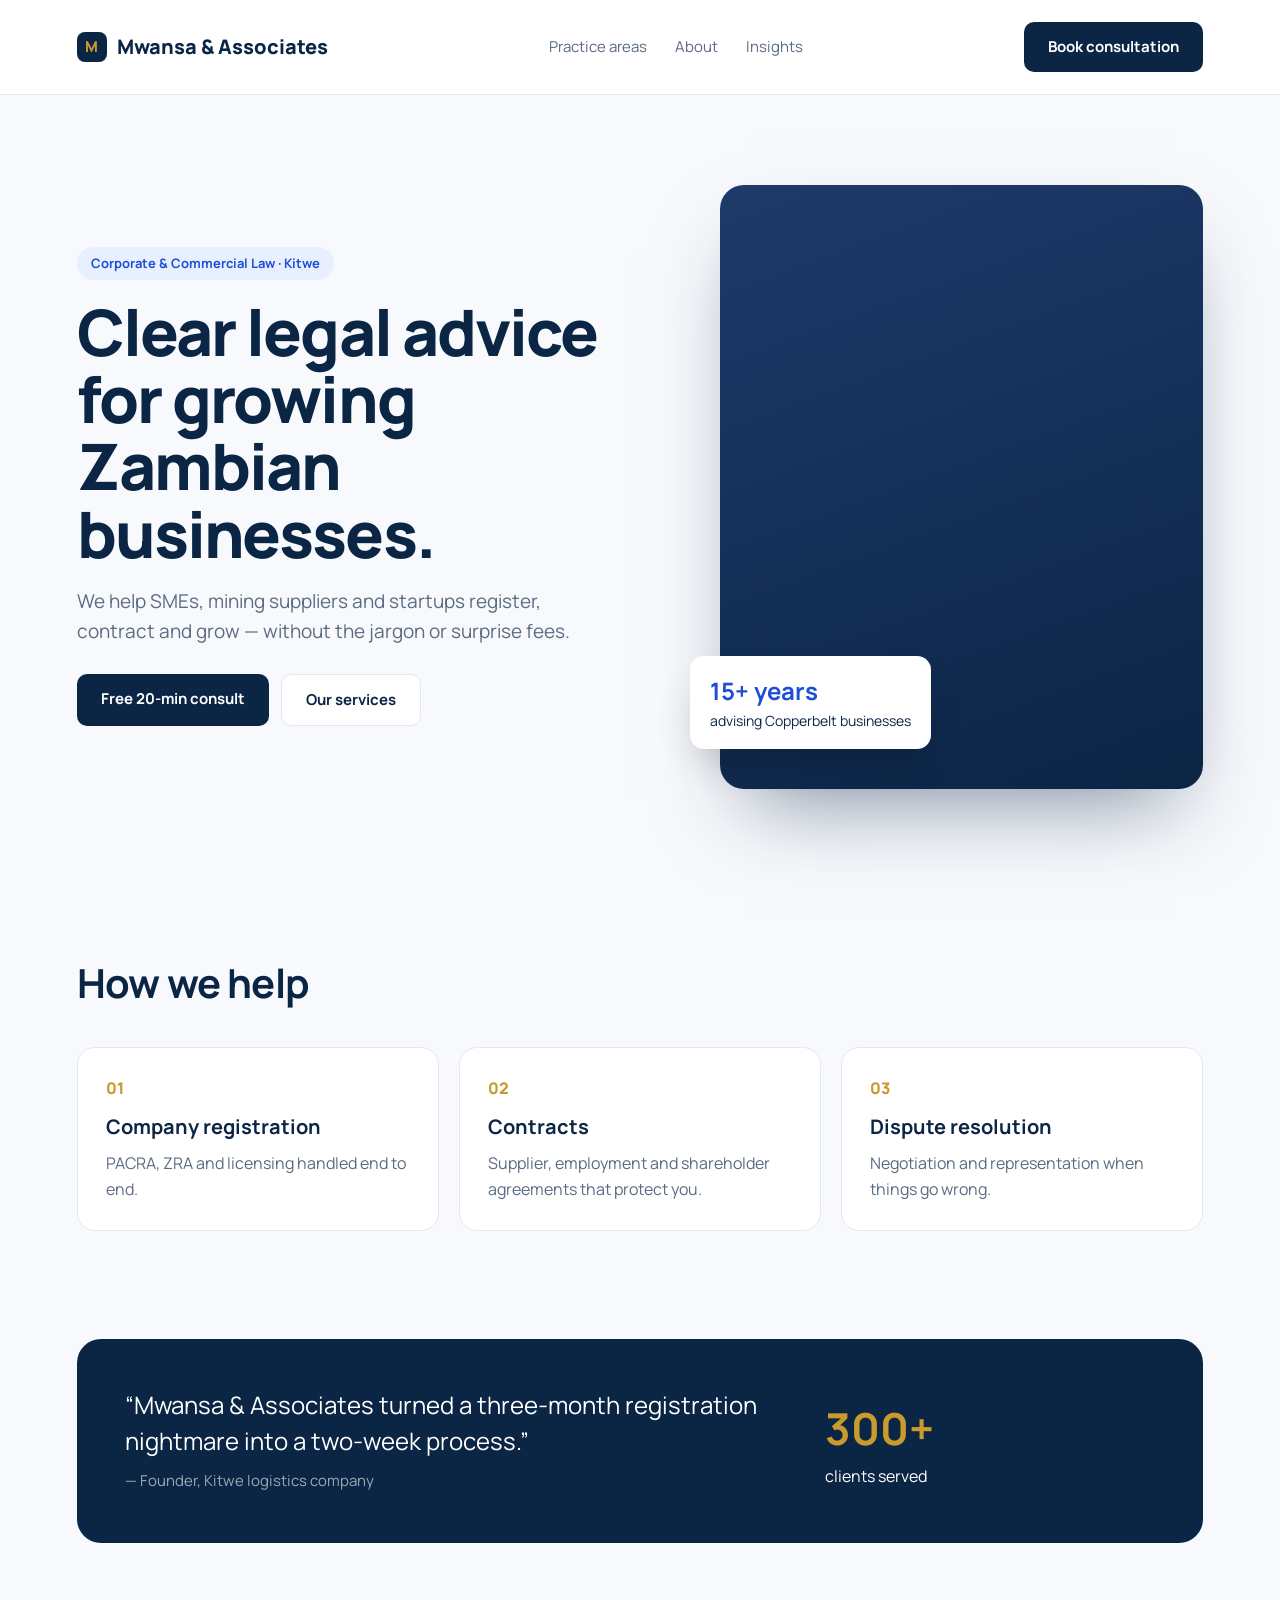
<file: business/templates/kopala.html>
<!DOCTYPE html>
<html lang="en">
<head>
<meta charset="UTF-8" />
<meta name="viewport" content="width=device-width, initial-scale=1.0" />
<title>Mwansa &amp; Associates — Legal Advisory | Kopala template by Kalulu</title>
<link rel="preconnect" href="https://fonts.googleapis.com"><link rel="preconnect" href="https://fonts.gstatic.com" crossorigin>
<link href="https://fonts.googleapis.com/css2?family=Manrope:wght@400;500;700;800&display=swap" rel="stylesheet">
<style>
  :root { --navy:#0b2545; --blue:#1d4ed8; --bg:#f7f9fc; --muted:#5b6b82; --line:#e3e9f2; --gold:#c99a2e; }
  * { box-sizing:border-box; } body { margin:0; background:var(--bg); color:var(--navy); font-family:Manrope,sans-serif; line-height:1.6; }
  a { color:inherit; text-decoration:none; }
  nav { display:flex; align-items:center; justify-content:space-between; padding:22px 6vw; background:#fff; border-bottom:1px solid var(--line); }
  .logo { font-weight:800; font-size:20px; display:flex; gap:10px; align-items:center; }
  .logo i { width:30px; height:30px; border-radius:8px; background:var(--navy); display:grid; place-items:center; color:var(--gold); font-style:normal; font-size:15px; }
  nav .links { display:flex; gap:28px; font-size:15px; color:var(--muted); }
  .btn { display:inline-block; padding:13px 24px; border-radius:10px; background:var(--navy); color:#fff; font-weight:700; font-size:15px; transition:.25s; }
  .btn:hover { background:var(--blue); transform:translateY(-2px); }
  .btn.alt { background:#fff; color:var(--navy); border:1px solid var(--line); }
  .hero { display:grid; grid-template-columns:1.2fr 1fr; gap:5vw; padding:10vh 6vw; align-items:center; }
  .tag { display:inline-block; padding:6px 14px; border-radius:999px; background:#e8efff; color:var(--blue); font-size:13px; font-weight:700; }
  h1 { font-size:clamp(40px,5vw,64px); line-height:1.05; letter-spacing:-.03em; margin:18px 0; font-weight:800; }
  .hero p { font-size:19px; color:var(--muted); max-width:520px; }
  .cta { display:flex; gap:12px; margin-top:28px; }
  .portrait { aspect-ratio:4/5; border-radius:24px; background:linear-gradient(160deg,#1e3a6a,#0b2545); position:relative; box-shadow:0 40px 80px -30px rgba(11,37,69,.5); }
  .portrait .card { position:absolute; left:-30px; bottom:40px; background:#fff; padding:16px 20px; border-radius:14px; box-shadow:0 20px 40px -10px rgba(0,0,0,.2); font-size:14px; }
  .portrait .card b { display:block; font-size:24px; color:var(--blue); }
  .services { padding:8vh 6vw; }
  .services h2 { font-size:40px; letter-spacing:-.02em; margin:0 0 32px; }
  .cards { display:grid; grid-template-columns:repeat(3,1fr); gap:20px; }
  .c { background:#fff; border:1px solid var(--line); border-radius:18px; padding:28px; transition:.3s; }
  .c:hover { transform:translateY(-6px); box-shadow:0 24px 50px -20px rgba(11,37,69,.25); border-color:#c9d6ea; }
  .c .n { color:var(--gold); font-weight:800; }
  .c h3 { margin:10px 0 8px; font-size:20px; } .c p { margin:0; color:var(--muted); }
  .quote { margin:4vh 6vw 10vh; padding:48px; border-radius:24px; background:var(--navy); color:#fff; display:grid; grid-template-columns:2fr 1fr; gap:40px; align-items:center; }
  .quote p { font-size:24px; line-height:1.5; margin:0; }
  .quote .stats b { display:block; font-size:44px; color:var(--gold); }
  @media (max-width:800px){ .hero,.quote { grid-template-columns:1fr; } .cards { grid-template-columns:1fr; } nav .links { display:none; } }
</style>
</head>
<body>
  <nav>
    <a class="logo" href="#"><i>M</i>Mwansa &amp; Associates</a>
    <div class="links"><a href="#">Practice areas</a><a href="#">About</a><a href="#">Insights</a></div>
    <a class="btn" href="#">Book consultation</a>
  </nav>
  <section class="hero">
    <div>
      <span class="tag">Corporate &amp; Commercial Law · Kitwe</span>
      <h1>Clear legal advice for growing Zambian businesses.</h1>
      <p>We help SMEs, mining suppliers and startups register, contract and grow — without the jargon or surprise fees.</p>
      <div class="cta"><a class="btn" href="#">Free 20‑min consult</a><a class="btn alt" href="#">Our services</a></div>
    </div>
    <div class="portrait"><div class="card"><b>15+ years</b>advising Copperbelt businesses</div></div>
  </section>
  <section class="services">
    <h2>How we help</h2>
    <div class="cards">
      <div class="c"><span class="n">01</span><h3>Company registration</h3><p>PACRA, ZRA and licensing handled end to end.</p></div>
      <div class="c"><span class="n">02</span><h3>Contracts</h3><p>Supplier, employment and shareholder agreements that protect you.</p></div>
      <div class="c"><span class="n">03</span><h3>Dispute resolution</h3><p>Negotiation and representation when things go wrong.</p></div>
    </div>
  </section>
  <section class="quote">
    <p>“Mwansa &amp; Associates turned a three‑month registration nightmare into a two‑week process.”<br><small style="opacity:.6;font-size:15px">— Founder, Kitwe logistics company</small></p>
    <div class="stats"><b>300+</b>clients served</div>
  </section>
</body>
</html>
</file>
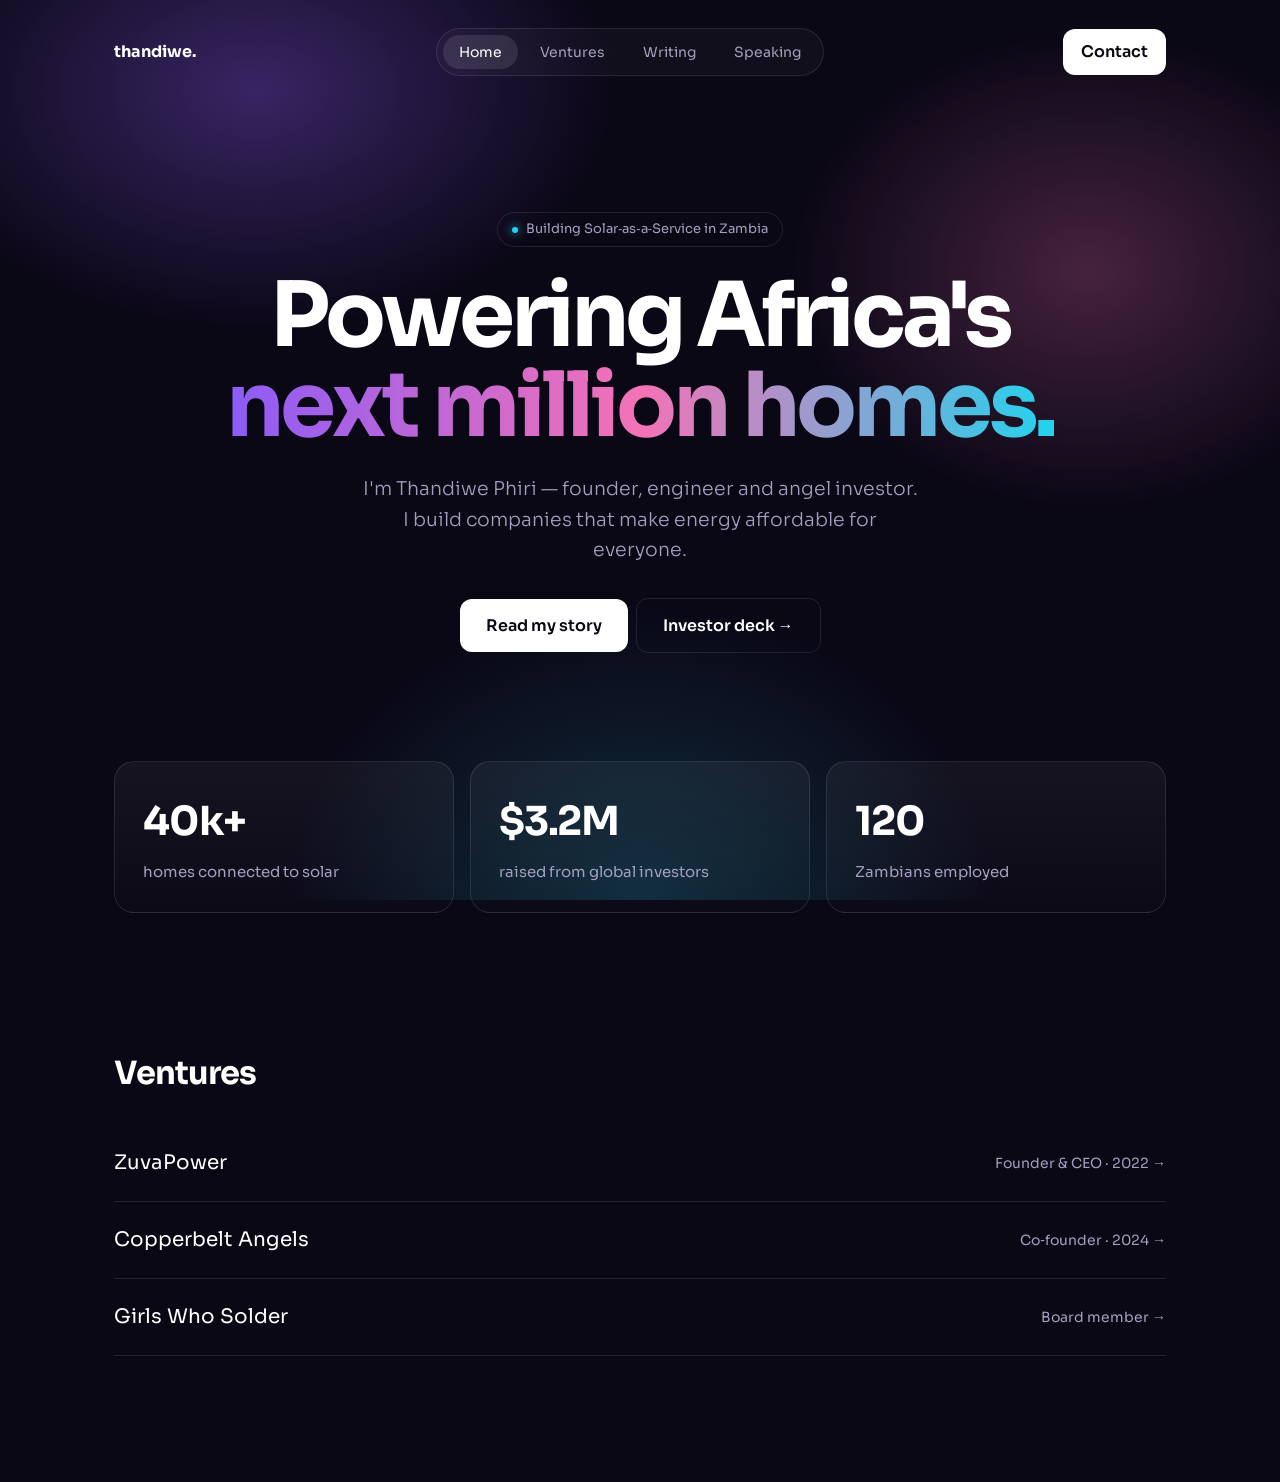
<file: business/templates/nova.html>
<!DOCTYPE html>
<html lang="en">
<head>
<meta charset="UTF-8" />
<meta name="viewport" content="width=device-width, initial-scale=1.0" />
<title>Thandiwe Phiri — Founder | Nova template by Kalulu</title>
<link rel="preconnect" href="https://fonts.googleapis.com"><link rel="preconnect" href="https://fonts.gstatic.com" crossorigin>
<link href="https://fonts.googleapis.com/css2?family=Sora:wght@300;400;600;700&display=swap" rel="stylesheet">
<style>
  :root { --bg:#0b0816; --violet:#8b5cf6; --pink:#f472b6; --cyan:#22d3ee; --muted:#a39fbf; --line:rgba(255,255,255,.1); }
  * { box-sizing:border-box; } body { margin:0; background:var(--bg); color:#fff; font-family:Sora,sans-serif; line-height:1.6; overflow-x:hidden; }
  a { color:inherit; text-decoration:none; }
  .glow { position:fixed; inset:0; z-index:-1; background:radial-gradient(600px 400px at 20% 10%,rgba(139,92,246,.35),transparent 60%),radial-gradient(500px 400px at 85% 30%,rgba(244,114,182,.25),transparent 60%),radial-gradient(600px 500px at 50% 100%,rgba(34,211,238,.18),transparent 60%); animation:hue 12s linear infinite; }
  @keyframes hue { to { filter:hue-rotate(40deg); } }
  nav { display:flex; justify-content:space-between; align-items:center; max-width:1100px; margin:0 auto; padding:28px 24px; }
  nav .links { display:flex; gap:6px; padding:6px; border:1px solid var(--line); border-radius:999px; background:rgba(255,255,255,.03); backdrop-filter:blur(10px); }
  nav .links a { padding:6px 16px; border-radius:999px; font-size:14px; color:var(--muted); } nav .links a:first-child { background:rgba(255,255,255,.1); color:#fff; }
  .hero { max-width:1100px; margin:0 auto; padding:12vh 24px 8vh; text-align:center; }
  .badge { display:inline-flex; gap:8px; align-items:center; padding:6px 14px; border:1px solid var(--line); border-radius:999px; font-size:13px; color:var(--muted); }
  .badge i { width:6px; height:6px; border-radius:50%; background:var(--cyan); box-shadow:0 0 10px var(--cyan); }
  h1 { font-size:clamp(44px,7vw,92px); font-weight:700; letter-spacing:-.045em; line-height:1; margin:24px 0; }
  h1 span { background:linear-gradient(90deg,var(--violet),var(--pink),var(--cyan)); -webkit-background-clip:text; background-clip:text; color:transparent; }
  .hero p { font-size:19px; color:var(--muted); max-width:560px; margin:0 auto 32px; font-weight:300; }
  .btn { display:inline-block; padding:14px 26px; border-radius:12px; background:#fff; color:var(--bg); font-weight:600; transition:.3s; }
  .btn:hover { box-shadow:0 0 0 6px rgba(139,92,246,.3); transform:translateY(-2px); }
  .btn.o { background:transparent; color:#fff; border:1px solid var(--line); margin-left:8px; }
  .cards { max-width:1100px; margin:0 auto; padding:4vh 24px 12vh; display:grid; grid-template-columns:repeat(3,1fr); gap:16px; }
  .c { padding:28px; border-radius:20px; border:1px solid var(--line); background:linear-gradient(180deg,rgba(255,255,255,.05),rgba(255,255,255,.01)); transition:.4s; }
  .c:hover { border-color:rgba(139,92,246,.6); transform:translateY(-6px); }
  .c b { font-size:40px; display:block; letter-spacing:-.03em; } .c p { color:var(--muted); margin:6px 0 0; font-size:15px; }
  .ventures { max-width:1100px; margin:0 auto; padding:0 24px 14vh; }
  .ventures h2 { font-size:32px; letter-spacing:-.03em; }
  .v { display:flex; justify-content:space-between; align-items:center; padding:22px 0; border-bottom:1px solid var(--line); font-size:20px; transition:.3s; }
  .v:hover { padding-left:12px; color:var(--pink); } .v small { color:var(--muted); font-size:14px; }
  @media (max-width:760px){ .cards { grid-template-columns:1fr; } nav .links { display:none; } }
</style>
</head>
<body>
  <div class="glow"></div>
  <nav><b>thandiwe.</b><div class="links"><a href="#">Home</a><a href="#">Ventures</a><a href="#">Writing</a><a href="#">Speaking</a></div><a class="btn" href="#" style="padding:10px 18px">Contact</a></nav>
  <section class="hero">
    <span class="badge"><i></i> Building Solar‑as‑a‑Service in Zambia</span>
    <h1>Powering Africa's<br><span>next million homes.</span></h1>
    <p>I'm Thandiwe Phiri — founder, engineer and angel investor. I build companies that make energy affordable for everyone.</p>
    <a class="btn" href="#">Read my story</a><a class="btn o" href="#">Investor deck →</a>
  </section>
  <section class="cards">
    <div class="c"><b>40k+</b><p>homes connected to solar</p></div>
    <div class="c"><b>$3.2M</b><p>raised from global investors</p></div>
    <div class="c"><b>120</b><p>Zambians employed</p></div>
  </section>
  <section class="ventures">
    <h2>Ventures</h2>
    <a class="v" href="#">ZuvaPower <small>Founder &amp; CEO · 2022 →</small></a>
    <a class="v" href="#">Copperbelt Angels <small>Co‑founder · 2024 →</small></a>
    <a class="v" href="#">Girls Who Solder <small>Board member →</small></a>
  </section>
</body>
</html>
</file>
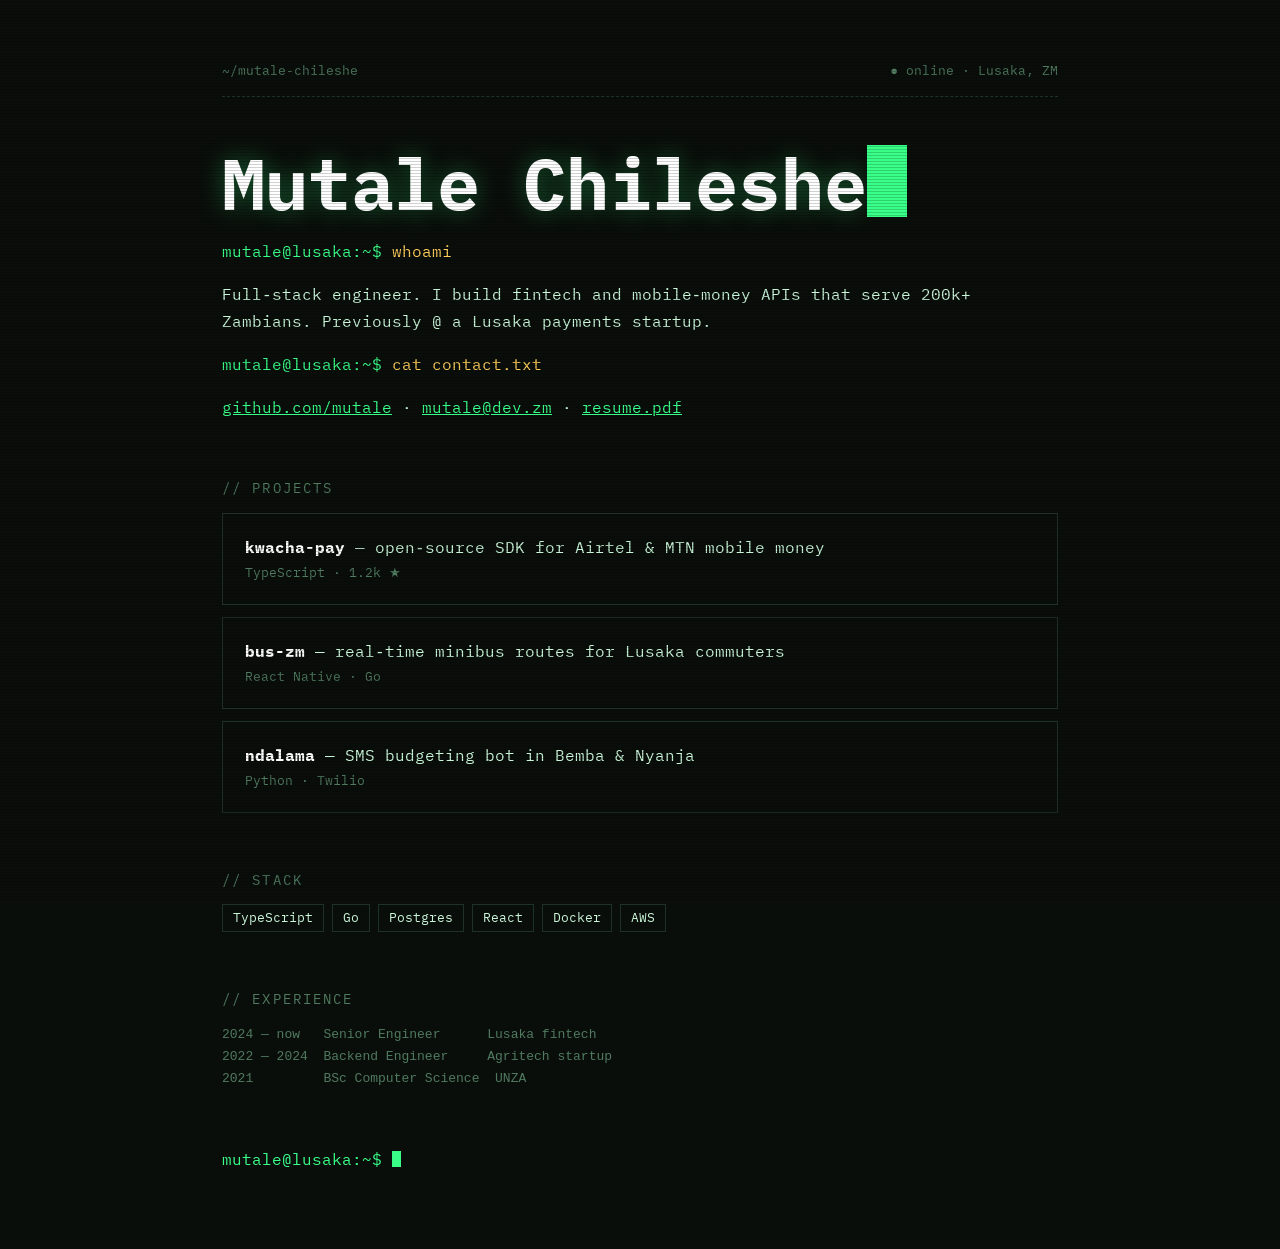
<file: business/templates/terminal.html>
<!DOCTYPE html>
<html lang="en">
<head>
<meta charset="UTF-8" />
<meta name="viewport" content="width=device-width, initial-scale=1.0" />
<title>Mutale Chileshe — Software Engineer | Terminal template by Kalulu</title>
<link rel="preconnect" href="https://fonts.googleapis.com"><link rel="preconnect" href="https://fonts.gstatic.com" crossorigin>
<link href="https://fonts.googleapis.com/css2?family=IBM+Plex+Mono:wght@400;600&display=swap" rel="stylesheet">
<style>
  :root { --bg:#0a0e0a; --g:#39ff88; --dim:#4f7a5f; --txt:#c9f5d8; --amber:#ffcf5c; }
  * { box-sizing:border-box; } body { margin:0; background:var(--bg); color:var(--txt); font-family:"IBM Plex Mono",monospace; font-size:16px; line-height:1.7; }
  body::after { content:""; position:fixed; inset:0; pointer-events:none; background:repeating-linear-gradient(0deg,rgba(0,0,0,.18) 0 1px,transparent 1px 3px); }
  a { color:var(--g); }
  .wrap { max-width:900px; margin:0 auto; padding:60px 32px; }
  .bar { display:flex; justify-content:space-between; color:var(--dim); font-size:13px; border-bottom:1px dashed #1e3326; padding-bottom:14px; }
  .p::before { content:"mutale@lusaka:~$ "; color:var(--g); }
  h1 { font-size:clamp(40px,7vw,72px); line-height:1.05; margin:48px 0 16px; color:#fff; text-shadow:0 0 24px rgba(57,255,136,.35); }
  .cursor { display:inline-block; width:.55em; height:1em; background:var(--g); vertical-align:-.1em; animation:blink 1s steps(1) infinite; }
  @keyframes blink { 50% { opacity:0; } }
  .role { color:var(--amber); }
  section { margin-top:56px; }
  h2 { font-size:14px; color:var(--dim); font-weight:400; text-transform:uppercase; letter-spacing:.15em; }
  .proj { border:1px solid #1e3326; padding:20px 22px; margin:12px 0; transition:.25s; }
  .proj:hover { border-color:var(--g); box-shadow:0 0 0 1px var(--g), 0 0 30px rgba(57,255,136,.15); transform:translateX(6px); }
  .proj b { color:#fff; } .proj small { color:var(--dim); display:block; }
  .stack { display:flex; flex-wrap:wrap; gap:8px; } .stack span { border:1px solid #1e3326; padding:2px 10px; font-size:13px; }
  pre { color:var(--dim); margin:0; font-size:13px; }
</style>
</head>
<body>
  <div class="wrap">
    <div class="bar"><span>~/mutale-chileshe</span><span>● online · Lusaka, ZM</span></div>
    <h1>Mutale Chileshe<span class="cursor"></span></h1>
    <p class="p"><span class="role">whoami</span></p>
    <p>Full‑stack engineer. I build fintech and mobile‑money APIs that serve 200k+ Zambians. Previously @ a Lusaka payments startup.</p>
    <p class="p"><span class="role">cat contact.txt</span></p>
    <p><a href="#">github.com/mutale</a> · <a href="#">mutale@dev.zm</a> · <a href="#">resume.pdf</a></p>

    <section>
      <h2>// projects</h2>
      <div class="proj"><b>kwacha-pay</b> — open‑source SDK for Airtel &amp; MTN mobile money<small>TypeScript · 1.2k ★</small></div>
      <div class="proj"><b>bus-zm</b> — real‑time minibus routes for Lusaka commuters<small>React Native · Go</small></div>
      <div class="proj"><b>ndalama</b> — SMS budgeting bot in Bemba &amp; Nyanja<small>Python · Twilio</small></div>
    </section>

    <section>
      <h2>// stack</h2>
      <div class="stack"><span>TypeScript</span><span>Go</span><span>Postgres</span><span>React</span><span>Docker</span><span>AWS</span></div>
    </section>

    <section>
      <h2>// experience</h2>
<pre>2024 — now   Senior Engineer      Lusaka fintech
2022 — 2024  Backend Engineer     Agritech startup
2021         BSc Computer Science  UNZA</pre>
    </section>
    <p class="p" style="margin-top:56px"><span class="cursor"></span></p>
  </div>
</body>
</html>
</file>
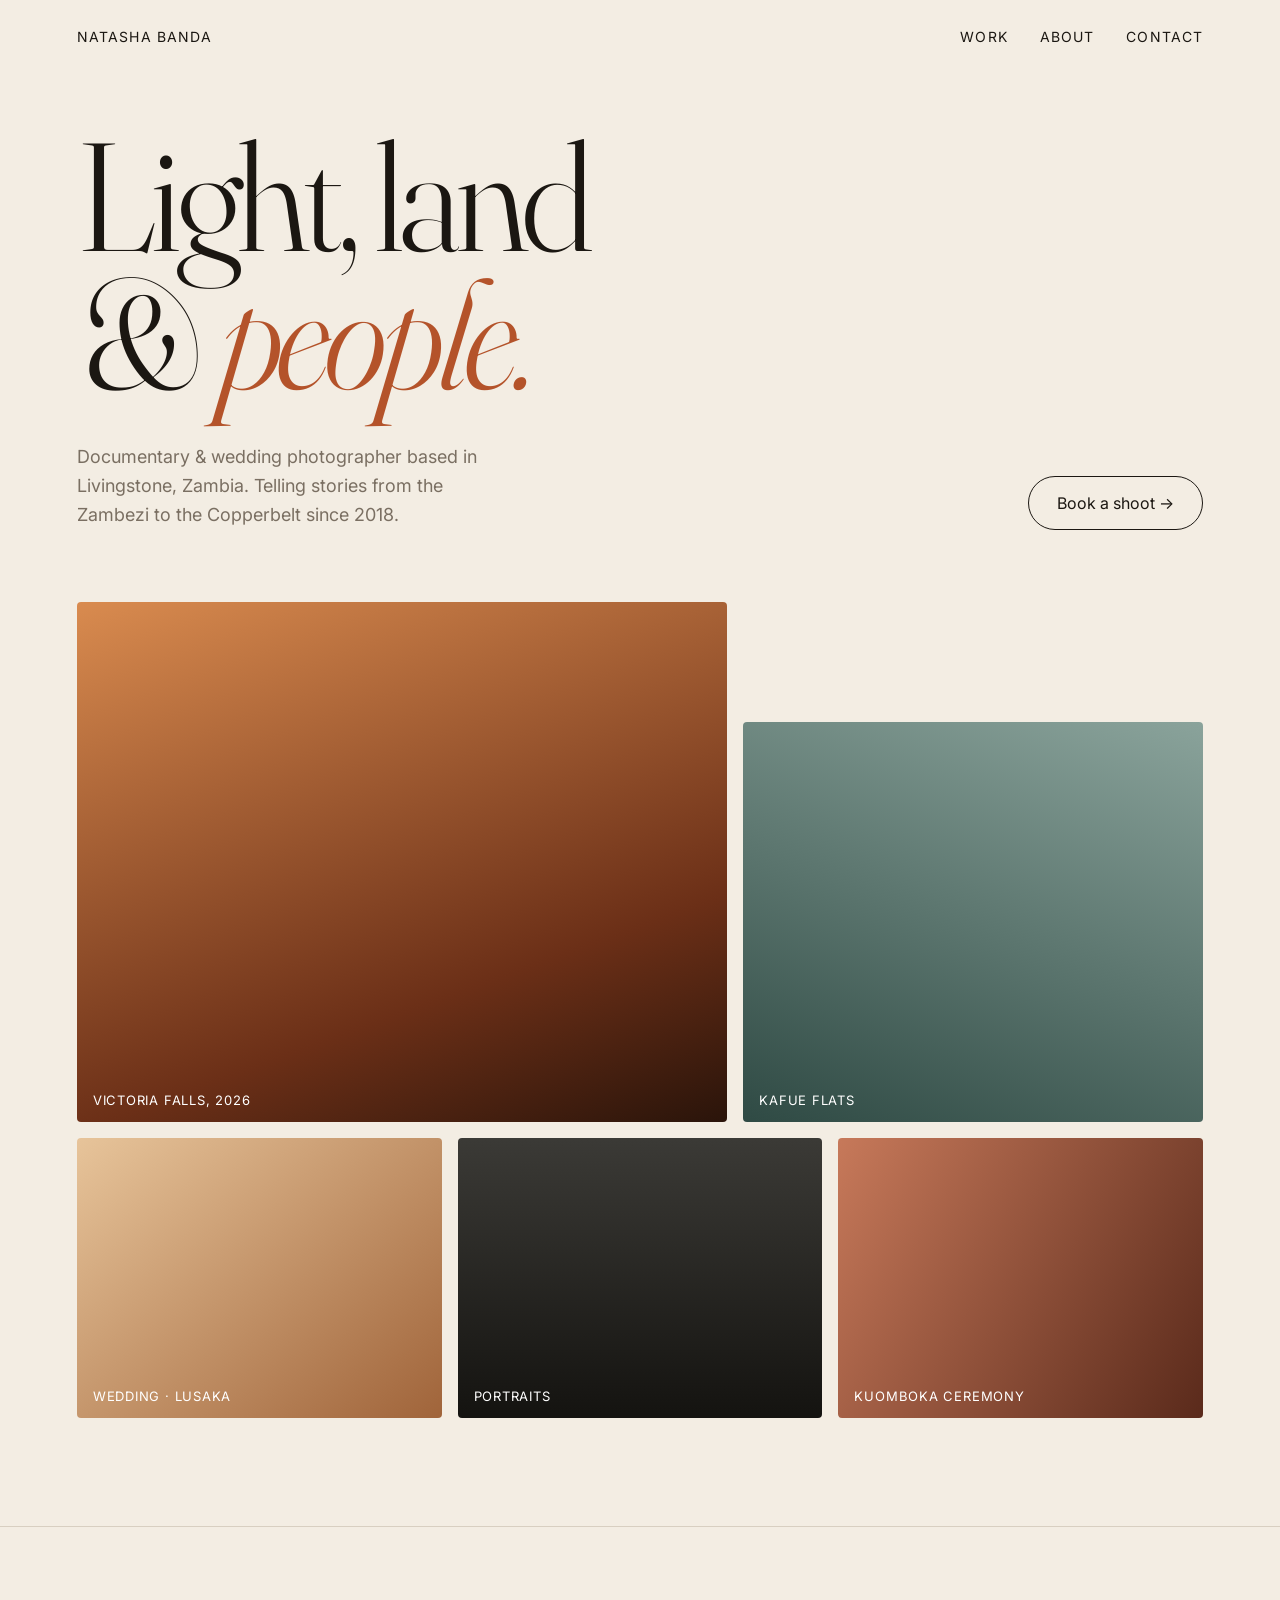
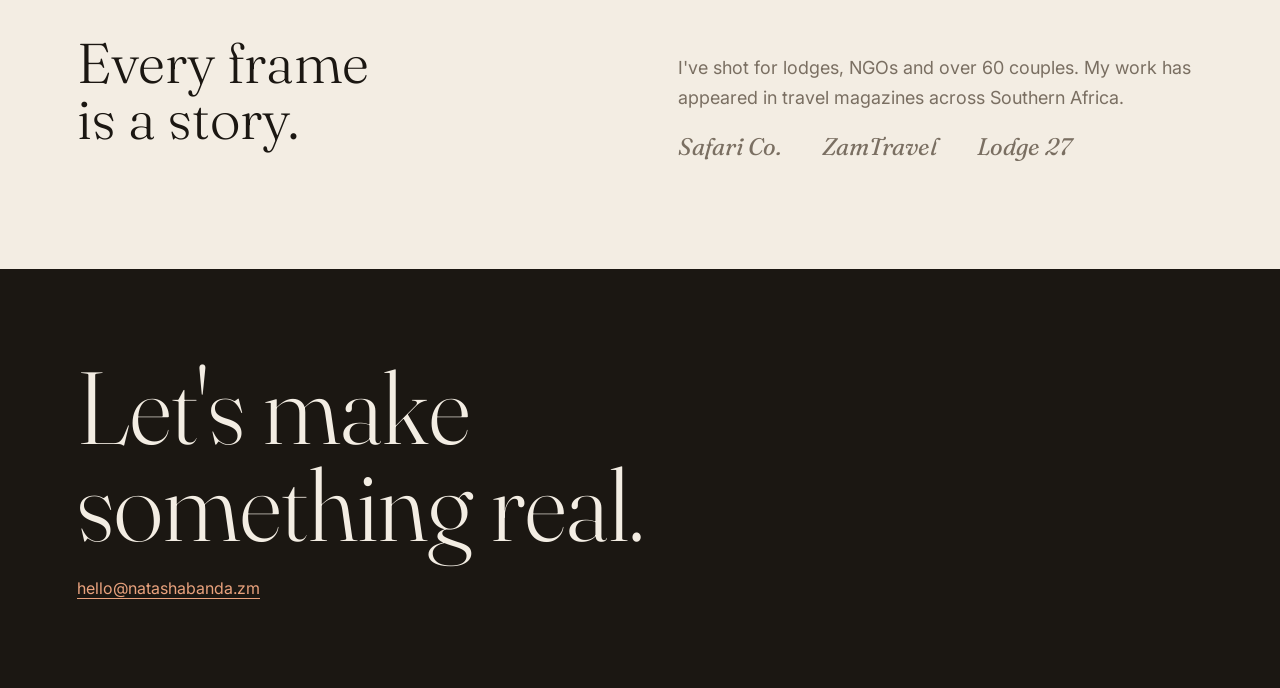
<file: business/templates/zambezi.html>
<!DOCTYPE html>
<html lang="en">
<head>
<meta charset="UTF-8" />
<meta name="viewport" content="width=device-width, initial-scale=1.0" />
<title>Natasha Banda — Photography | Zambezi template by Kalulu</title>
<link rel="preconnect" href="https://fonts.googleapis.com"><link rel="preconnect" href="https://fonts.gstatic.com" crossorigin>
<link href="https://fonts.googleapis.com/css2?family=Fraunces:ital,opsz,wght@0,9..144,300;0,9..144,600;1,9..144,300&family=Inter:wght@400;500&display=swap" rel="stylesheet">
<style>
  :root { --bg:#f3ede3; --ink:#1b1712; --rust:#b4532a; --muted:#7a6f62; }
  * { box-sizing:border-box; } body { margin:0; background:var(--bg); color:var(--ink); font-family:Inter,sans-serif; }
  a { color:inherit; text-decoration:none; }
  nav { display:flex; justify-content:space-between; padding:28px 6vw; font-size:14px; letter-spacing:.08em; text-transform:uppercase; }
  nav div { display:flex; gap:32px; } nav a:hover { color:var(--rust); }
  header { padding:6vh 6vw 4vh; }
  h1 { font-family:Fraunces,serif; font-weight:300; font-size:clamp(64px,12vw,180px); line-height:.9; margin:0; letter-spacing:-.04em; animation:up 1.2s cubic-bezier(.22,1,.36,1) both; }
  h1 em { color:var(--rust); }
  .intro { display:flex; justify-content:space-between; align-items:end; gap:40px; margin-top:40px; flex-wrap:wrap; }
  .intro p { max-width:420px; font-size:18px; line-height:1.6; color:var(--muted); margin:0; }
  .btn { display:inline-block; padding:16px 28px; border:1px solid var(--ink); border-radius:999px; transition:.3s; }
  .btn:hover { background:var(--ink); color:var(--bg); }
  .grid { display:grid; grid-template-columns:repeat(12,1fr); gap:16px; padding:4vh 6vw; }
  .ph { border-radius:4px; position:relative; overflow:hidden; min-height:280px; transition:transform .6s cubic-bezier(.22,1,.36,1); }
  .ph:hover { transform:scale(.98); }
  .ph span { position:absolute; left:16px; bottom:14px; color:#fff; font-size:13px; letter-spacing:.06em; text-transform:uppercase; }
  .p1 { grid-column:span 7; min-height:520px; background:linear-gradient(160deg,#d98b4f,#6b2f17 70%,#2a140a); }
  .p2 { grid-column:span 5; background:linear-gradient(200deg,#8aa39b,#2f4a44); }
  .p3 { grid-column:span 4; background:linear-gradient(140deg,#e7c49a,#a0643a); }
  .p4 { grid-column:span 4; background:linear-gradient(180deg,#3b3a36,#141310); }
  .p5 { grid-column:span 4; background:linear-gradient(120deg,#c7795a,#5a2a1b); }
  .p2 { margin-top:120px; }
  section.about { display:grid; grid-template-columns:1fr 1fr; gap:6vw; padding:12vh 6vw; border-top:1px solid #d8cfc1; margin-top:8vh; }
  .about h2 { font-family:Fraunces,serif; font-weight:300; font-size:56px; margin:0; line-height:1; }
  .about p { font-size:18px; line-height:1.7; color:var(--muted); }
  .clients { display:flex; gap:40px; flex-wrap:wrap; font-family:Fraunces,serif; font-style:italic; font-size:24px; color:var(--muted); }
  footer { padding:10vh 6vw; background:var(--ink); color:var(--bg); }
  footer h2 { font-family:Fraunces,serif; font-weight:300; font-size:clamp(48px,8vw,120px); margin:0 0 24px; line-height:.95; }
  footer a { color:#e9a27d; border-bottom:1px solid; }
  @keyframes up { from { opacity:0; transform:translateY(40px); } }
  @media (max-width:760px){ .grid>* { grid-column:span 12 !important; margin:0 !important; } section.about { grid-template-columns:1fr; } nav div { display:none; } }
</style>
</head>
<body>
  <nav><a href="#">Natasha Banda</a><div><a href="#">Work</a><a href="#">About</a><a href="#">Contact</a></div></nav>
  <header>
    <h1>Light, land<br>&amp; <em>people.</em></h1>
    <div class="intro">
      <p>Documentary &amp; wedding photographer based in Livingstone, Zambia. Telling stories from the Zambezi to the Copperbelt since 2018.</p>
      <a class="btn" href="#">Book a shoot →</a>
    </div>
  </header>
  <div class="grid">
    <div class="ph p1"><span>Victoria Falls, 2026</span></div>
    <div class="ph p2"><span>Kafue Flats</span></div>
    <div class="ph p3"><span>Wedding · Lusaka</span></div>
    <div class="ph p4"><span>Portraits</span></div>
    <div class="ph p5"><span>Kuomboka Ceremony</span></div>
  </div>
  <section class="about">
    <h2>Every frame<br>is a story.</h2>
    <div>
      <p>I've shot for lodges, NGOs and over 60 couples. My work has appeared in travel magazines across Southern Africa.</p>
      <div class="clients"><span>Safari Co.</span><span>ZamTravel</span><span>Lodge 27</span></div>
    </div>
  </section>
  <footer>
    <h2>Let's make<br>something real.</h2>
    <a href="#">hello@natashabanda.zm</a>
  </footer>
</body>
</html>
</file>
<file: birthday-surprise/style.css>
* {
  margin: 0;
  padding: 0;
  box-sizing: border-box;
}

:root {
  --pink-light: #ffb6c1;
  --pink-medium: #ff69b4;
  --pink-dark: #ff1493;
  --purple-light: #dda0dd;
  --purple-medium: #ba55d3;
  --purple-dark: #9932cc;
  --pastel-pink: #ffc0cb;
  --pastel-purple: #e6e6fa;
  --pastel-lavender: #f5f5ff;
  --white: #ffffff;
  --text-dark: #4a4a4a;
  --gradient-pink: linear-gradient(135deg, #ff69b4 0%, #ff1493 100%);
  --gradient-purple: linear-gradient(135deg, #ba55d3 0%, #9932cc 100%);
  --gradient-rainbow: linear-gradient(135deg, #ff69b4 0%, #ff6b6b 25%, #ffd93d 50%, #6bcb77 75%, #4d96ff 100%);
}

body {
  font-family: 'Poppins', sans-serif;
  background: linear-gradient(135deg, #ffe4ec 0%, #e6e6fa 50%, #ffc0cb 100%);
  min-height: 100vh;
  overflow-x: hidden;
  position: relative;
}

.confetti-container {
  position: fixed;
  top: 0;
  left: 0;
  width: 100%;
  height: 100%;
  pointer-events: none;
  z-index: 1000;
  overflow: hidden;
}

.confetti {
  position: absolute;
  width: 10px;
  height: 10px;
  animation: confetti-fall linear forwards;
}

@keyframes confetti-fall {
  0% {
    transform: translateY(-100vh) rotate(0deg);
    opacity: 1;
  }
  100% {
    transform: translateY(100vh) rotate(720deg);
    opacity: 0;
  }
}

.birthday-container {
  max-width: 800px;
  margin: 0 auto;
  padding: 40px 20px;
  position: relative;
  z-index: 1;
}

.birthday-header {
  text-align: center;
  padding: 40px 20px;
  position: relative;
  animation: fadeInDown 1s ease-out;
}

.photo-container {
  width: 280px;
  height: 280px;
  margin: 40px auto 30px;
  position: relative;
  animation: photoFloat 3s ease-in-out infinite;
}

@keyframes photoFloat {
  0%, 100% {
    transform: translateY(0);
  }
  50% {
    transform: translateY(-10px);
  }
}

.birthday-photo {
  width: 100%;
  height: 100%;
  object-fit: cover;
  border-radius: 50%;
  border: 5px solid var(--pink-medium);
  box-shadow: 0 10px 40px rgba(255, 105, 180, 0.4);
  animation: photoGlow 2s ease-in-out infinite;
}

@keyframes photoGlow {
  0%, 100% {
    box-shadow: 0 10px 40px rgba(255, 105, 180, 0.4);
  }
  50% {
    box-shadow: 0 10px 60px rgba(255, 105, 180, 0.6);
  }
}

.photo-fallback {
  display: none;
  width: 100%;
  height: 100%;
  border-radius: 50%;
  background: linear-gradient(135deg, var(--pink-light) 0%, var(--purple-light) 100%);
  border: 5px solid var(--pink-medium);
  flex-direction: column;
  align-items: center;
  justify-content: center;
  box-shadow: 0 10px 40px rgba(255, 105, 180, 0.4);
}

.fallback-emoji {
  font-size: 4rem;
}

.fallback-text {
  font-size: 0.8rem;
  color: var(--text-dark);
  margin-top: 10px;
  padding: 0 10px;
  text-align: center;
}

.birthday-name {
  font-family: 'Pacifico', cursive;
  font-size: 2.5rem;
  color: var(--pink-dark);
  margin: 20px 0;
  animation: fadeIn 1s ease-out 0.3s both;
}

@keyframes fadeInDown {
  from {
    opacity: 0;
    transform: translateY(-30px);
  }
  to {
    opacity: 1;
    transform: translateY(0);
  }
}

.sparkle {
  position: absolute;
  font-size: 2rem;
  animation: sparkle 1.5s ease-in-out infinite;
}

.sparkle-1 {
  top: 20%;
  left: 10%;
  animation-delay: 0s;
}

.sparkle-2 {
  top: 30%;
  right: 15%;
  animation-delay: 0.5s;
}

.sparkle-3 {
  bottom: 20%;
  left: 20%;
  animation-delay: 1s;
}

@keyframes sparkle {
  0%, 100% {
    opacity: 0.3;
    transform: scale(0.8);
  }
  50% {
    opacity: 1;
    transform: scale(1.2);
  }
}

.birthday-title {
  font-family: 'Pacifico', cursive;
  font-size: 4rem;
  margin-bottom: 20px;
  background: var(--gradient-pink);
  -webkit-background-clip: text;
  -webkit-text-fill-color: transparent;
  background-clip: text;
  animation: titlePulse 2s ease-in-out infinite;
}

@keyframes titlePulse {
  0%, 100% {
    transform: scale(1);
  }
  50% {
    transform: scale(1.05);
  }
}

.title-line {
  display: block;
}

.highlight {
  font-size: 5rem;
  text-shadow: 0 0 30px rgba(255, 105, 180, 0.5);
}

.cake-emoji {
  font-size: 5rem;
  margin: 20px 0;
  animation: bounce 1s ease-in-out infinite;
}

@keyframes bounce {
  0%, 100% {
    transform: translateY(0);
  }
  50% {
    transform: translateY(-20px);
  }
}

.subtitle {
  font-size: 1.5rem;
  color: var(--purple-dark);
  font-weight: 500;
  margin-top: 20px;
  animation: fadeIn 1.5s ease-out 0.5s both;
}

@keyframes fadeIn {
  from {
    opacity: 0;
  }
  to {
    opacity: 1;
  }
}

.message-card {
  background: rgba(255, 255, 255, 0.9);
  border-radius: 30px;
  padding: 40px;
  margin: 40px 0;
  box-shadow: 0 20px 60px rgba(255, 105, 180, 0.2);
  border: 3px solid var(--pink-light);
  animation: slideUp 1s ease-out 0.3s both;
  position: relative;
  overflow: hidden;
}

@keyframes slideUp {
  from {
    opacity: 0;
    transform: translateY(50px);
  }
  to {
    opacity: 1;
    transform: translateY(0);
  }
}

.message-card::before {
  content: '';
  position: absolute;
  top: -50%;
  left: -50%;
  width: 200%;
  height: 200%;
  background: linear-gradient(
    45deg,
    transparent,
    rgba(255, 182, 193, 0.1),
    transparent
  );
  animation: shimmer 3s ease-in-out infinite;
}

@keyframes shimmer {
  0% {
    transform: translateX(-100%) rotate(45deg);
  }
  100% {
    transform: translateX(100%) rotate(45deg);
  }
}

.card-content {
  position: relative;
  z-index: 1;
}

.card-title {
  font-family: 'Pacifico', cursive;
  font-size: 2.5rem;
  color: var(--pink-dark);
  margin-bottom: 20px;
  text-align: center;
}

.card-text {
  font-size: 1.2rem;
  color: var(--text-dark);
  line-height: 1.8;
  text-align: center;
  margin-bottom: 20px;
}

.heart-rain {
  display: flex;
  justify-content: center;
  gap: 15px;
  font-size: 1.5rem;
  margin-top: 20px;
  animation: heartBeat 1.5s ease-in-out infinite;
}

.verse-card {
  background: linear-gradient(135deg, rgba(255, 255, 255, 0.95) 0%, rgba(221, 160, 221, 0.9) 100%);
  border-radius: 30px;
  padding: 35px;
  margin: 30px 0;
  box-shadow: 0 15px 50px rgba(186, 85, 211, 0.25);
  border: 3px solid var(--purple-light);
  animation: slideUp 1s ease-out 0.5s both;
  position: relative;
  overflow: hidden;
}

.verse-card::before {
  content: '';
  position: absolute;
  top: -50%;
  left: -50%;
  width: 200%;
  height: 200%;
  background: linear-gradient(
    45deg,
    transparent,
    rgba(221, 160, 221, 0.15),
    transparent
  );
  animation: shimmer 4s ease-in-out infinite;
}

.verse-content {
  position: relative;
  z-index: 1;
}

.verse-title {
  font-family: 'Pacifico', cursive;
  font-size: 2.2rem;
  color: var(--purple-dark);
  margin-bottom: 20px;
  text-align: center;
}

.verse-text {
  font-size: 1.15rem;
  color: var(--text-dark);
  line-height: 1.8;
  text-align: center;
  font-style: italic;
}

.love-card {
  background: linear-gradient(135deg, rgba(255, 182, 193, 0.95) 0%, rgba(255, 105, 180, 0.9) 100%);
  border-radius: 30px;
  padding: 35px;
  margin: 30px 0;
  box-shadow: 0 15px 50px rgba(255, 20, 147, 0.3);
  border: 3px solid var(--pink-medium);
  animation: slideUp 1s ease-out 0.7s both;
  position: relative;
  overflow: hidden;
}

.love-card::before {
  content: '';
  position: absolute;
  top: -50%;
  left: -50%;
  width: 200%;
  height: 200%;
  background: linear-gradient(
    45deg,
    transparent,
    rgba(255, 255, 255, 0.2),
    transparent
  );
  animation: shimmer 3s ease-in-out infinite;
}

.love-content {
  position: relative;
  z-index: 1;
}

.love-title {
  font-family: 'Pacifico', cursive;
  font-size: 2.2rem;
  color: white;
  margin-bottom: 20px;
  text-align: center;
  text-shadow: 0 2px 10px rgba(0, 0, 0, 0.2);
}

.love-text {
  font-size: 1.15rem;
  color: white;
  line-height: 1.8;
  text-align: center;
  text-shadow: 0 1px 5px rgba(0, 0, 0, 0.1);
}

.surprise-buttons {
  display: flex;
  justify-content: center;
  gap: 20px;
  margin: 40px 0;
  flex-wrap: wrap;
  animation: fadeIn 1s ease-out 0.9s both;
}

.surprise-btn {
  font-family: 'Poppins', sans-serif;
  font-size: 1rem;
  font-weight: 600;
  padding: 15px 30px;
  border: none;
  border-radius: 50px;
  cursor: pointer;
  transition: all 0.3s ease;
  position: relative;
  overflow: hidden;
  display: flex;
  align-items: center;
  gap: 10px;
  min-width: 140px;
  justify-content: center;
}

.surprise-btn-1 {
  background: linear-gradient(135deg, #ff69b4 0%, #ff1493 100%);
  color: white;
  box-shadow: 0 8px 25px rgba(255, 105, 180, 0.4);
}

.surprise-btn-2 {
  background: linear-gradient(135deg, #ba55d3 0%, #9932cc 100%);
  color: white;
  box-shadow: 0 8px 25px rgba(186, 85, 211, 0.4);
}

.surprise-btn-3 {
  background: linear-gradient(135deg, #ffb6c1 0%, #ff69b4 100%);
  color: white;
  box-shadow: 0 8px 25px rgba(255, 182, 193, 0.4);
}

.surprise-btn:hover {
  transform: translateY(-5px) scale(1.05);
  box-shadow: 0 12px 35px rgba(255, 105, 180, 0.5);
}

.surprise-btn:active {
  transform: translateY(-2px) scale(1.02);
}

.surprise-icon {
  font-size: 1.5rem;
}

.surprise-text {
  position: relative;
  z-index: 1;
}

@keyframes heartBeat {
  0%, 100% {
    transform: scale(1);
  }
  25% {
    transform: scale(1.1);
  }
  50% {
    transform: scale(1);
  }
  75% {
    transform: scale(1.1);
  }
}

.wishes-section {
  margin: 60px 0;
  animation: fadeIn 1s ease-out 0.6s both;
}

.wishes-title {
  font-family: 'Pacifico', cursive;
  font-size: 2.5rem;
  color: var(--purple-dark);
  text-align: center;
  margin-bottom: 40px;
}

.wish-grid {
  display: grid;
  grid-template-columns: repeat(auto-fit, minmax(250px, 1fr));
  gap: 25px;
}

.wish-card {
  background: linear-gradient(135deg, rgba(255, 255, 255, 0.95) 0%, rgba(255, 182, 193, 0.9) 100%);
  border-radius: 20px;
  padding: 30px;
  text-align: center;
  box-shadow: 0 10px 30px rgba(186, 85, 211, 0.2);
  border: 2px solid var(--pastel-pink);
  transition: transform 0.3s ease, box-shadow 0.3s ease;
  animation: float 3s ease-in-out infinite;
}

.wish-card:nth-child(1) {
  animation-delay: 0s;
}

.wish-card:nth-child(2) {
  animation-delay: 0.5s;
}

.wish-card:nth-child(3) {
  animation-delay: 1s;
}

.wish-card:nth-child(4) {
  animation-delay: 1.5s;
}

@keyframes float {
  0%, 100% {
    transform: translateY(0);
  }
  50% {
    transform: translateY(-10px);
  }
}

.wish-card:hover {
  transform: translateY(-15px) scale(1.05);
  box-shadow: 0 20px 40px rgba(255, 105, 180, 0.3);
}

.wish-icon {
  font-size: 3rem;
  display: block;
  margin-bottom: 15px;
}

.wish-text {
  font-size: 1.1rem;
  color: var(--text-dark);
  line-height: 1.6;
}

.celebration-section {
  text-align: center;
  margin: 60px 0;
  animation: fadeIn 1s ease-out 0.8s both;
}

.celebrate-btn {
  font-family: 'Poppins', sans-serif;
  font-size: 1.3rem;
  font-weight: 600;
  padding: 20px 50px;
  border: none;
  border-radius: 50px;
  background: var(--gradient-pink);
  color: white;
  cursor: pointer;
  box-shadow: 0 10px 30px rgba(255, 105, 180, 0.4);
  transition: all 0.3s ease;
  position: relative;
  overflow: hidden;
}

.celebrate-btn::before {
  content: '';
  position: absolute;
  top: 0;
  left: -100%;
  width: 100%;
  height: 100%;
  background: linear-gradient(90deg, transparent, rgba(255, 255, 255, 0.3), transparent);
  transition: left 0.5s ease;
}

.celebrate-btn:hover::before {
  left: 100%;
}

.celebrate-btn:hover {
  transform: translateY(-5px) scale(1.05);
  box-shadow: 0 15px 40px rgba(255, 105, 180, 0.5);
}

.celebrate-btn:active {
  transform: translateY(-2px) scale(1.02);
}

.btn-text {
  position: relative;
  z-index: 1;
}

.footer {
  text-align: center;
  padding: 40px 20px;
  color: var(--purple-dark);
  font-size: 1.1rem;
  animation: fadeIn 1s ease-out 1s both;
}

.love-message {
  font-family: 'Pacifico', cursive;
  font-size: 1.5rem;
  color: var(--pink-dark);
  margin-top: 15px;
  animation: heartbeat 1.5s ease-in-out infinite;
}

@keyframes heartbeat {
  0%, 100% {
    transform: scale(1);
  }
  25% {
    transform: scale(1.1);
  }
  50% {
    transform: scale(1);
  }
  75% {
    transform: scale(1.1);
  }
}

/* Responsive Design */
@media (max-width: 768px) {
  .birthday-container {
    padding: 20px 15px;
  }

  .birthday-header {
    padding: 30px 15px;
  }

  .photo-container {
    width: 220px;
    height: 220px;
    margin: 30px auto 25px;
  }

  .birthday-title {
    font-size: 2.5rem;
  }

  .highlight {
    font-size: 3rem;
  }

  .birthday-name {
    font-size: 1.8rem;
  }

  .cake-emoji {
    font-size: 3.5rem;
  }

  .subtitle {
    font-size: 1rem;
    padding: 0 10px;
  }

  .message-card {
    padding: 25px 20px;
    margin: 30px 0;
  }

  .card-title {
    font-size: 1.8rem;
  }

  .card-text {
    font-size: 1rem;
    line-height: 1.6;
  }

  .verse-card,
  .love-card {
    padding: 25px 20px;
    margin: 25px 0;
  }

  .verse-title,
  .love-title {
    font-size: 1.6rem;
  }

  .verse-text,
  .love-text {
    font-size: 1rem;
  }

  .surprise-buttons {
    gap: 15px;
    margin: 30px 0;
  }

  .surprise-btn {
    font-size: 0.9rem;
    padding: 12px 20px;
    min-width: 120px;
  }

  .surprise-icon {
    font-size: 1.2rem;
  }

  .heart-rain {
    font-size: 1.2rem;
    gap: 10px;
  }

  .wishes-section {
    margin: 40px 0;
  }

  .wishes-title {
    font-size: 1.8rem;
    margin-bottom: 25px;
  }

  .wish-grid {
    grid-template-columns: 1fr;
    gap: 20px;
  }

  .wish-card {
    padding: 25px 20px;
  }

  .wish-icon {
    font-size: 2.5rem;
  }

  .wish-text {
    font-size: 1rem;
  }

  .celebration-section {
    margin: 40px 0;
  }

  .celebrate-btn {
    font-size: 1.1rem;
    padding: 15px 35px;
    width: 100%;
    max-width: 300px;
  }

  .footer {
    font-size: 0.9rem;
    padding: 30px 15px;
  }

  .love-message {
    font-size: 1.2rem;
  }

  .sparkle {
    font-size: 1.5rem;
  }
}

@media (max-width: 480px) {
  .photo-container {
    width: 180px;
    height: 180px;
    margin: 25px auto 20px;
  }

  .birthday-title {
    font-size: 2rem;
  }

  .highlight {
    font-size: 2.5rem;
  }

  .birthday-name {
    font-size: 1.5rem;
  }

  .cake-emoji {
    font-size: 3rem;
  }

  .subtitle {
    font-size: 0.9rem;
  }

  .card-title {
    font-size: 1.5rem;
  }

  .card-text {
    font-size: 0.95rem;
  }

  .wishes-title {
    font-size: 1.5rem;
  }

  .wish-card {
    padding: 20px 15px;
  }

  .wish-icon {
    font-size: 2rem;
  }

  .wish-text {
    font-size: 0.95rem;
  }

  .celebrate-btn {
    font-size: 1rem;
    padding: 12px 30px;
  }

  .verse-card,
  .love-card {
    padding: 20px 15px;
    margin: 20px 0;
  }

  .verse-title,
  .love-title {
    font-size: 1.4rem;
  }

  .verse-text,
  .love-text {
    font-size: 0.95rem;
  }

  .surprise-buttons {
    gap: 10px;
    margin: 25px 0;
  }

  .surprise-btn {
    font-size: 0.85rem;
    padding: 10px 15px;
    min-width: 100px;
  }

  .surprise-icon {
    font-size: 1rem;
  }

  .love-message {
    font-size: 1rem;
  }
}

/* Celebration Animation */
.celebrating .celebrate-btn {
  animation: celebrateBtn 0.5s ease-in-out infinite;
}

@keyframes celebrateBtn {
  0%, 100% {
    transform: rotate(-3deg) scale(1);
  }
  50% {
    transform: rotate(3deg) scale(1.1);
  }
}

/* Extra confetti burst */
.confetti-burst {
  position: fixed;
  width: 20px;
  height: 20px;
  animation: burst 1s ease-out forwards;
  pointer-events: none;
  z-index: 1001;
}

@keyframes burst {
  0% {
    transform: scale(0) rotate(0deg);
    opacity: 1;
  }
  100% {
    transform: scale(2) rotate(360deg);
    opacity: 0;
  }
}
</file>
<file: business/style.css>
/* ============ Kalulu ============ */
:root {
  --bg: #03161b;
  --bg-2: #062229;
  --card: rgba(255, 255, 255, 0.035);
  --card-hover: rgba(255, 255, 255, 0.06);
  --line: rgba(190, 255, 240, 0.09);
  --line-2: rgba(190, 255, 240, 0.16);
  --text: #effaf5;
  --muted: #8fb3b0;
  --accent: #c6ff3d;
  --accent-2: #d9ff7a;
  --deep: #0f3d47;
  --mist: #5ef2e1;
  --grad: linear-gradient(120deg, #c6ff3d 0%, #7dffb0 45%, #5ef2e1 100%);
  --radius: 20px;
  --ease: cubic-bezier(.22, 1, .36, 1);
  --font: "Space Grotesk", system-ui, -apple-system, sans-serif;
  --serif: "Instrument Serif", Georgia, serif;
  --mono: "Space Mono", ui-monospace, monospace;
}

*, *::before, *::after { box-sizing: border-box; }
html { scroll-behavior: smooth; scroll-padding-top: 90px; }
body {
  margin: 0;
  background: var(--bg);
  color: var(--text);
  font-family: var(--font);
  font-size: 17px;
  line-height: 1.6;
  -webkit-font-smoothing: antialiased;
  overflow-x: hidden;
}
img { max-width: 100%; display: block; }
a { color: inherit; text-decoration: none; }
h1, h2, h3, h4 { line-height: 1.1; letter-spacing: -0.03em; margin: 0 0 .5em; }
h2 { font-size: clamp(2rem, 4.5vw, 3.4rem); font-weight: 700; }
h3 { font-size: 1.25rem; font-weight: 600; letter-spacing: -0.02em; }
p { margin: 0 0 1em; }
.muted { color: var(--muted); }
.container { width: min(1180px, 100% - 32px); margin-inline: auto; }
.narrow { width: min(820px, 100% - 32px); }
.grad {
  background: var(--grad);
  -webkit-background-clip: text; background-clip: text;
  color: transparent;
  background-size: 200% auto;
  animation: shine 6s linear infinite;
}
@keyframes shine { to { background-position: 200% center; } }
.serif { font-family: var(--serif); font-style: italic; font-weight: 400; letter-spacing: -0.01em; }
.eyebrow { font-family: var(--mono); font-size: .8rem; color: var(--accent); letter-spacing: .04em; margin-bottom: 1rem; }

/* Ambient layers */
.cursor-glow {
  position: fixed; inset: 0; pointer-events: none; z-index: 0;
  background: radial-gradient(500px circle at var(--mx, 50%) var(--my, 30%), rgba(198, 255, 61, .07), transparent 60%);
}
.grain {
  position: fixed; inset: -50%; pointer-events: none; z-index: 100; opacity: .035;
  background-image: url("data:image/svg+xml,%3Csvg xmlns='http://www.w3.org/2000/svg' width='160' height='160'%3E%3Cfilter id='n'%3E%3CfeTurbulence type='fractalNoise' baseFrequency='.9' numOctaves='3'/%3E%3C/filter%3E%3Crect width='100%25' height='100%25' filter='url(%23n)'/%3E%3C/svg%3E");
  animation: grain 8s steps(10) infinite;
}
@keyframes grain { 0%,100% { transform: translate(0,0); } 50% { transform: translate(-5%, 5%); } }
main, footer { position: relative; z-index: 1; }

/* Buttons */
.btn {
  display: inline-flex; align-items: center; justify-content: center; gap: .5em;
  padding: .8em 1.4em; border-radius: 999px; font-weight: 600; font-size: .95rem;
  border: 1px solid transparent; cursor: pointer; font-family: inherit;
  transition: transform .3s var(--ease), background .3s, border-color .3s, box-shadow .3s;
  will-change: transform;
}
.btn-sm { padding: .55em 1.1em; font-size: .85rem; }
.btn-lg { padding: 1em 1.8em; font-size: 1rem; }
.btn-block { width: 100%; }
.btn-primary {
  background: var(--accent); color: #03161b;
  box-shadow: 0 0 0 0 rgba(198, 255, 61, .5), 0 10px 30px -10px rgba(198, 255, 61, .6);
}
.btn-primary:hover { background: var(--accent-2); box-shadow: 0 0 0 6px rgba(198, 255, 61, .15), 0 14px 40px -10px rgba(198, 255, 61, .8); }
.btn-ghost { background: var(--card); border-color: var(--line-2); color: var(--text); }
.btn-ghost:hover { background: var(--card-hover); border-color: rgba(255,255,255,.3); }
.arrow { transition: transform .3s var(--ease); }
.btn:hover .arrow { transform: translateX(4px); }

/* Nav */
.nav {
  position: fixed; top: 14px; left: 50%; transform: translateX(-50%); z-index: 50;
  width: min(1180px, 100% - 24px);
  display: flex; align-items: center; gap: 1.5rem;
  padding: 10px 10px 10px 18px; border-radius: 999px;
  background: rgba(4, 22, 28, .55); border: 1px solid var(--line);
  backdrop-filter: blur(18px) saturate(1.4); -webkit-backdrop-filter: blur(18px) saturate(1.4);
  transition: background .3s, box-shadow .3s;
}
.nav.scrolled { background: rgba(4, 22, 28, .85); box-shadow: 0 10px 40px -10px rgba(0,0,0,.6); }
.brand { display: inline-flex; align-items: center; gap: .55rem; font-weight: 700; font-size: 1.1rem; letter-spacing: -.02em; }
.brand { font-size: 1.3rem; letter-spacing: -.05em; }
.brand b { color: var(--accent); margin-left: 1px; }
.brand img { border-radius: 9px; }
.nav-links { display: flex; gap: .25rem; margin-left: auto; }
.nav-links a { padding: .4em .9em; border-radius: 999px; font-size: .9rem; color: var(--muted); transition: color .2s, background .2s; }
.nav-links a:hover { color: var(--text); background: var(--card-hover); }
.menu-btn { display: none; }

/* Hero */
.hero { position: relative; min-height: 100vh; display: flex; align-items: center; padding: 140px 0 80px; overflow: hidden; }
.hero-bg { position: absolute; inset: 0; z-index: -1; }
.blob { position: absolute; border-radius: 50%; filter: blur(80px); opacity: .55; animation: float 18s var(--ease) infinite alternate; }
.b1 { width: 520px; height: 520px; background: #1fb5a6; top: -160px; right: -120px; opacity: .35; }
.b2 { width: 420px; height: 420px; background: #c6ff3d; bottom: -180px; left: -120px; opacity: .22; animation-delay: -6s; }
.b3 { width: 300px; height: 300px; background: #5ef2e1; top: 40%; left: 45%; opacity: .18; animation-delay: -12s; }
@keyframes float { 0% { transform: translate(0,0) scale(1); } 50% { transform: translate(60px,-40px) scale(1.1); } 100% { transform: translate(-40px,50px) scale(.95); } }
.grid-lines {
  position: absolute; inset: 0;
  background-image: linear-gradient(var(--line) 1px, transparent 1px), linear-gradient(90deg, var(--line) 1px, transparent 1px);
  background-size: 64px 64px;
  mask-image: radial-gradient(ellipse at 50% 30%, #000 20%, transparent 70%);
  -webkit-mask-image: radial-gradient(ellipse at 50% 30%, #000 20%, transparent 70%);
}
.hero-inner { position: relative; }
.hero-title { font-size: clamp(3rem, 10vw, 7.5rem); font-weight: 800; letter-spacing: -0.055em; line-height: .95; margin: 0 0 1.5rem; max-width: none; }
.hero-sub { font-size: clamp(1.05rem, 1.6vw, 1.25rem); color: var(--muted); max-width: 560px; }
.hero-cta { display: flex; flex-wrap: wrap; gap: .8rem; margin: 2rem 0 3.5rem; }
.stats { display: grid; grid-template-columns: repeat(4, auto); gap: 2.5rem; justify-content: start; }
.stats strong { display: block; font-size: 2rem; font-weight: 700; letter-spacing: -.03em; }
.stats span { font-size: .85rem; color: var(--muted); }

.hero-mock {
  position: absolute; right: max(24px, calc((100vw - 1180px) / 2)); top: 50%;
  width: 380px; border-radius: 16px; overflow: hidden;
  background: var(--bg-2); border: 1px solid var(--line-2);
  box-shadow: 0 40px 80px -20px rgba(0,0,0,.7), 0 0 0 1px rgba(198,255,61,.08);
  transform: translateY(-30%) rotate(4deg); animation: hover-y 6s ease-in-out infinite;
}
@keyframes hover-y { 50% { transform: translateY(-34%) rotate(2deg); } }
.mock-bar { display: flex; align-items: center; gap: 6px; padding: 10px 14px; border-bottom: 1px solid var(--line); }
.mock-bar i { width: 10px; height: 10px; border-radius: 50%; background: #333; }
.mock-bar i:first-child { background: #ff5f57; } .mock-bar i:nth-child(2) { background: #febc2e; } .mock-bar i:nth-child(3) { background: #28c840; }
.mock-bar span { margin-left: 10px; font-family: var(--mono); font-size: .7rem; color: var(--muted); }
.mock-body { padding: 26px; }
.mock-line { height: 14px; border-radius: 6px; background: rgba(255,255,255,.12); margin-bottom: 12px; }
.mock-line.accent { background: var(--grad); }
.w60 { width: 60%; } .w40 { width: 40%; }
.mock-cards { display: grid; grid-template-columns: repeat(3, 1fr); gap: 10px; margin-top: 22px; }
.mock-cards div { aspect-ratio: 1; border-radius: 10px; background: rgba(255,255,255,.06); animation: shimmer 3s infinite; }
.mock-cards div:nth-child(2) { animation-delay: .4s; } .mock-cards div:nth-child(3) { animation-delay: .8s; }
@keyframes shimmer { 50% { background: rgba(198,255,61,.18); } }

/* Marquee */
.marquee { border-block: 1px solid var(--line); padding: 22px 0; overflow: hidden; mask-image: linear-gradient(90deg, transparent, #000 10%, #000 90%, transparent); -webkit-mask-image: linear-gradient(90deg, transparent, #000 10%, #000 90%, transparent); }
.marquee-track { display: flex; gap: 2rem; width: max-content; animation: marquee 40s linear infinite; font-size: 1.4rem; font-weight: 600; color: var(--muted); white-space: nowrap; }
.marquee-track span:nth-child(even) { color: var(--accent); }
.marquee:hover .marquee-track { animation-play-state: paused; }
@keyframes marquee { to { transform: translateX(-50%); } }

/* Sections */
.section { padding: 120px 0 40px; }
.section-head { max-width: 720px; margin-bottom: 3rem; }

/* Bento */
.bento { display: grid; grid-template-columns: repeat(3, 1fr); gap: 16px; }
.card {
  position: relative; padding: 28px; border-radius: var(--radius);
  background: var(--card); border: 1px solid var(--line);
  transition: border-color .4s, background .4s, transform .4s var(--ease);
  transform-style: preserve-3d; overflow: hidden;
}
.card::before {
  content: ""; position: absolute; inset: 0; border-radius: inherit; pointer-events: none;
  background: radial-gradient(400px circle at var(--x, 50%) var(--y, 50%), rgba(198,255,61,.12), transparent 50%);
  opacity: 0; transition: opacity .4s;
}
.card:hover { border-color: var(--line-2); background: var(--card-hover); }
.card:hover::before { opacity: 1; }
.card p { color: var(--muted); margin: 0; }
.span-2 { grid-column: span 2; }
.span-3 { grid-column: 1 / -1; }
.card-icon {
  width: 44px; height: 44px; border-radius: 12px; display: grid; place-items: center;
  font-size: 1.3rem; margin-bottom: 1.2rem; color: var(--accent);
  background: rgba(198,255,61,.1); border: 1px solid rgba(198,255,61,.25);
}
.card-accent { background: linear-gradient(135deg, rgba(198,255,61,.12), rgba(94,242,225,.08)); border-color: rgba(198,255,61,.25); }
.tags { display: flex; flex-wrap: wrap; gap: 8px; margin-top: 1.2rem; }
.tags span { font-family: var(--mono); font-size: .75rem; padding: .3em .8em; border-radius: 999px; border: 1px solid var(--line-2); color: var(--muted); }

/* Templates */
.filters { display: flex; flex-wrap: wrap; gap: 8px; margin-bottom: 2rem; }
.chip { font: inherit; font-size: .9rem; padding: .5em 1.1em; border-radius: 999px; cursor: pointer; background: transparent; color: var(--muted); border: 1px solid var(--line-2); transition: all .25s; }
.chip:hover { color: var(--text); }
.chip.active { background: var(--text); color: var(--bg); border-color: var(--text); }
.templates { display: grid; grid-template-columns: repeat(3, 1fr); gap: 20px; }
.tpl {
  position: relative; display: flex; flex-direction: column; gap: 16px; padding: 14px 14px 18px;
  border-radius: var(--radius); background: var(--card); border: 1px solid var(--line);
  transition: transform .5s var(--ease), border-color .3s, opacity .4s;
}
.tpl:hover { transform: translateY(-6px); border-color: var(--line-2); }
.tpl.hide { display: none; }
.tpl.featured { border-color: rgba(198,255,61,.4); box-shadow: 0 30px 60px -30px rgba(198,255,61,.35); }
.tpl-preview { position: relative; display: block; aspect-ratio: 4 / 3; border-radius: 12px; overflow: hidden; background: var(--bg-2); border: 1px solid var(--line); }
.tpl-preview iframe {
  position: absolute; top: 0; left: 0; width: 1280px; height: 960px; border: 0;
  transform-origin: 0 0; transform: scale(var(--s, .27)); pointer-events: none;
  transition: transform 6s linear;
}
.tpl-open {
  position: absolute; inset: auto 12px 12px auto; padding: .4em .9em; border-radius: 999px;
  background: rgba(0,0,0,.75); backdrop-filter: blur(8px); font-size: .8rem; font-weight: 600;
  opacity: 0; transform: translateY(8px); transition: all .35s var(--ease);
}
.tpl-preview:hover .tpl-open { opacity: 1; transform: none; }
.tpl-meta { display: flex; justify-content: space-between; gap: 1rem; padding: 0 6px; }
.tpl-meta h3 { margin-bottom: .2em; }
.tpl-meta p { margin: 0; color: var(--muted); font-size: .9rem; }
.price { font-weight: 700; font-size: 1.15rem; white-space: nowrap; color: var(--accent-2); }
.tpl .btn { margin-top: auto; }
.ribbon {
  position: absolute; top: -11px; left: 20px; z-index: 2;
  font-size: .72rem; font-weight: 700; text-transform: uppercase; letter-spacing: .06em;
  padding: .35em .9em; border-radius: 999px; background: var(--grad); color: #03161b;
}
.tpl-custom { justify-content: center; border-style: dashed; border-color: var(--line-2); text-align: center; }
.tpl-custom-inner { padding: 2rem 1rem; display: flex; flex-direction: column; align-items: center; }
.tpl-custom-inner p { color: var(--muted); margin-bottom: 1.5rem; }

/* Pricing */
.currency-toggle { position: relative; display: inline-flex; padding: 4px; border-radius: 999px; background: var(--card); border: 1px solid var(--line-2); margin-bottom: 2rem; }
.currency-toggle button { position: relative; z-index: 1; font: inherit; font-size: .85rem; font-weight: 600; padding: .45em 1.2em; border: 0; background: none; color: var(--muted); cursor: pointer; transition: color .3s; width: 72px; }
.currency-toggle button.active { color: #03161b; }
.toggle-thumb { position: absolute; top: 4px; left: 4px; width: 72px; height: calc(100% - 8px); border-radius: 999px; background: var(--accent); transition: transform .4s var(--ease); }
.currency-toggle.usd .toggle-thumb { transform: translateX(72px); }
.pricing { display: grid; grid-template-columns: repeat(4, 1fr); gap: 16px; align-items: stretch; }
.plan { position: relative; display: flex; flex-direction: column; padding: 28px 24px; border-radius: var(--radius); background: var(--card); border: 1px solid var(--line); transition: transform .4s var(--ease), border-color .3s; }
.plan:hover { transform: translateY(-4px); border-color: var(--line-2); }
.plan-hot { background: linear-gradient(180deg, rgba(198,255,61,.12), rgba(198,255,61,.02)); border-color: rgba(198,255,61,.45); }
.plan-desc { color: var(--muted); font-size: .9rem; min-height: 2.8em; }
.plan-price { display: flex; align-items: baseline; gap: .4em; margin: .5rem 0 1.5rem; flex-wrap: wrap; }
.amount { font-size: 2.4rem; font-weight: 800; letter-spacing: -.04em; display: inline-block; transition: opacity .2s, transform .3s var(--ease); }
.amount.swap { opacity: 0; transform: translateY(-8px); }
.once, .from { color: var(--muted); font-size: .85rem; }
.plan ul { list-style: none; padding: 0; margin: 0 0 1.8rem; display: grid; gap: .65rem; font-size: .92rem; }
.plan li { display: flex; gap: .6em; }
.plan li::before { content: "✓"; color: var(--mist); font-weight: 700; }
.plan .btn { margin-top: auto; }
.care { display: flex; justify-content: space-between; align-items: center; gap: 1.5rem; flex-wrap: wrap; margin-top: 16px; padding: 24px 28px; border-radius: var(--radius); border: 1px solid var(--line); background: var(--card); }
.care h3 { margin-bottom: .3em; display: flex; align-items: center; gap: .6em; }
.care p { margin: 0; }
.care-price .amount { font-size: 2rem; }
.badge { font-family: var(--mono); font-size: .7rem; font-weight: 500; padding: .25em .7em; border-radius: 999px; background: rgba(94,242,225,.12); color: var(--mist); letter-spacing: 0; }
.discount { text-align: center; margin: 1.5rem 0 0; color: var(--muted); }
.discount b { color: var(--text); }

.research { margin-top: 64px; padding: 36px; border-radius: var(--radius); border: 1px solid var(--line); background: var(--bg-2); display: grid; grid-template-columns: 1fr 1.2fr; gap: 40px; }
.research-head p { margin: 0; }
.bars { display: grid; gap: 18px; align-content: center; }
.bar-row { display: grid; grid-template-columns: 170px 1fr 90px; align-items: center; gap: 14px; font-size: .88rem; color: var(--muted); }
.bar-row b { color: var(--text); text-align: right; font-weight: 600; }
.bar { height: 10px; border-radius: 999px; background: rgba(255,255,255,.05); overflow: hidden; }
.bar i { display: block; height: 100%; width: 0; min-width: 6px; border-radius: inherit; background: rgba(255,255,255,.3); transition: width 1.6s var(--ease); }
.research.in .bar i { width: var(--w); }
.bar-row.hl { color: var(--text); }
.bar-row.hl i { background: var(--grad); box-shadow: 0 0 16px rgba(198,255,61,.6); }
.fine { grid-column: 1 / -1; font-size: .78rem; color: var(--muted); margin: 0; font-family: var(--mono); }

/* Steps */
.steps { list-style: none; padding: 0; margin: 0; display: grid; grid-template-columns: repeat(4, 1fr); gap: 16px; counter-reset: s; }
.steps li { position: relative; padding: 28px 24px; border-radius: var(--radius); border: 1px solid var(--line); background: var(--card); }
.steps li:not(:last-child)::after { content: "→"; position: absolute; right: -14px; top: 50%; transform: translateY(-50%); color: var(--accent); z-index: 2; }
.step-n { font-family: var(--mono); font-size: .8rem; color: var(--accent); display: block; margin-bottom: 1.5rem; }
.steps p { color: var(--muted); font-size: .92rem; margin: 0; }

/* Vision */
.vision { display: grid; grid-template-columns: 1fr 1fr; gap: 56px; padding: 48px; border-radius: 28px; border: 1px solid var(--line); background: radial-gradient(ellipse at top left, rgba(198,255,61,.12), transparent 60%), radial-gradient(ellipse at bottom right, rgba(94,242,225,.08), transparent 60%), var(--bg-2); }
.vision-copy p { font-size: 1.05rem; }
.roadmap { position: relative; display: grid; gap: 14px; padding-left: 26px; }
.roadmap::before { content: ""; position: absolute; left: 6px; top: 10px; bottom: 10px; width: 2px; background: linear-gradient(var(--accent), var(--mist), transparent); }
.road-item { position: relative; padding: 16px 20px; border-radius: 14px; background: var(--card); border: 1px solid var(--line); }
.road-item::before { content: ""; position: absolute; left: -26px; top: 22px; width: 14px; height: 14px; border-radius: 50%; background: var(--bg-2); border: 2px solid var(--line-2); }
.road-item.done::before { background: var(--accent); border-color: var(--accent); box-shadow: 0 0 12px var(--accent); }
.road-item span { font-family: var(--mono); font-size: .72rem; color: var(--accent); }
.road-item h4 { margin: .3em 0 .2em; font-size: 1.05rem; }
.road-item p { margin: 0; font-size: .88rem; color: var(--muted); }

/* FAQ */
.faq { display: grid; gap: 10px; }
.faq details { border: 1px solid var(--line); border-radius: 16px; background: var(--card); padding: 0 22px; transition: border-color .3s, background .3s; }
.faq details[open] { border-color: var(--line-2); background: var(--card-hover); }
.faq summary { cursor: pointer; list-style: none; padding: 20px 0; font-weight: 600; display: flex; justify-content: space-between; gap: 1rem; }
.faq summary::-webkit-details-marker { display: none; }
.faq summary::after { content: "+"; font-size: 1.4rem; line-height: 1; color: var(--accent); transition: transform .3s var(--ease); }
.faq details[open] summary::after { transform: rotate(45deg); }
.faq p { color: var(--muted); margin: 0 0 20px; }

/* CTA */
.cta-box { position: relative; overflow: hidden; text-align: center; padding: 72px 40px; border-radius: 32px; border: 1px solid rgba(198,255,61,.3); background: var(--bg-2); }
.cta-glow { position: absolute; left: 50%; top: -60%; width: 900px; height: 600px; transform: translateX(-50%); background: radial-gradient(ellipse, rgba(94,242,225,.35), transparent 65%); pointer-events: none; animation: breathe 6s ease-in-out infinite; }
@keyframes breathe { 50% { opacity: .6; transform: translateX(-50%) scale(1.1); } }
.cta-box > :not(.cta-glow) { position: relative; }
.contact-form { display: grid; grid-template-columns: 1fr 1fr; gap: 14px; max-width: 640px; margin: 2rem auto 0; text-align: left; }
.field { display: grid; gap: 6px; }
.field.full, .contact-form .full { grid-column: 1 / -1; }
.field label { font-size: .82rem; color: var(--muted); }
.field input, .field select, .field textarea {
  font: inherit; font-size: .95rem; color: var(--text); padding: .85em 1em; border-radius: 12px;
  background: rgba(255,255,255,.04); border: 1px solid var(--line-2); outline: none; transition: border-color .25s, box-shadow .25s;
}
.field select option { background: var(--bg-2); }
.field input:focus, .field select:focus, .field textarea:focus { border-color: var(--accent); box-shadow: 0 0 0 4px rgba(198,255,61,.15); }

/* Floating currency switch */
.currency-fab {
  position: fixed; right: 20px; bottom: 20px; z-index: 60;
  display: inline-flex; align-items: center; gap: .6em;
  padding: 8px 18px 8px 8px; border-radius: 999px; cursor: pointer;
  font: inherit; font-size: .88rem; font-weight: 600; color: var(--text);
  background: rgba(4, 22, 28, .85); border: 1px solid var(--line-2);
  backdrop-filter: blur(14px); -webkit-backdrop-filter: blur(14px);
  box-shadow: 0 12px 30px -10px rgba(0,0,0,.6);
  transition: transform .3s var(--ease), border-color .3s;
}
.currency-fab:hover { transform: translateY(-3px); border-color: var(--accent); }
.currency-fab b {
  display: grid; place-items: center; width: 30px; height: 30px; border-radius: 50%;
  font-size: .95rem; transition: transform .45s var(--ease), opacity .3s;
}
.currency-fab .cur-k { background: var(--accent); color: #03161b; }
.currency-fab .cur-d { background: var(--mist); color: #03161b; position: absolute; left: 8px; opacity: 0; transform: rotateY(90deg); }
.currency-fab.usd .cur-k { opacity: 0; transform: rotateY(-90deg); }
.currency-fab.usd .cur-d { opacity: 1; transform: none; }

/* Footer */
.footer { display: flex; justify-content: space-between; align-items: center; flex-wrap: wrap; gap: 1rem; padding: 48px 0; margin-top: 80px; border-top: 1px solid var(--line); }
.footer p { margin: 0; font-size: .9rem; }
.footer a:hover { color: var(--accent); }

/* Reveal motion */
.reveal { opacity: 0; transform: translateY(28px); filter: blur(6px); transition: opacity .9s var(--ease), transform .9s var(--ease), filter .9s var(--ease); transition-delay: var(--d, 0s); }
.reveal.in { opacity: 1; transform: none; filter: none; }
.hero-mock.reveal.in { transform: translateY(-30%) rotate(4deg); }

/* Responsive */
@media (max-width: 1100px) {
  .hero-mock { display: none; }
  .pricing { grid-template-columns: repeat(2, 1fr); }
}
@media (max-width: 900px) {
  .bento, .templates { grid-template-columns: repeat(2, 1fr); }
  .steps { grid-template-columns: repeat(2, 1fr); }
  .steps li::after { display: none; }
  .vision, .research { grid-template-columns: 1fr; padding: 32px; }
}
@media (max-width: 720px) {
  body { font-size: 16px; }
  .nav { gap: .75rem; }
  .nav > .btn { margin-left: auto; }
  .nav-links {
    position: absolute; top: calc(100% + 8px); left: 0; right: 0; flex-direction: column; gap: 0;
    padding: 10px; border-radius: 20px; background: rgba(4,22,28,.95); border: 1px solid var(--line);
    opacity: 0; transform: translateY(-8px); pointer-events: none; transition: all .3s var(--ease);
  }
  .nav-links.open { opacity: 1; transform: none; pointer-events: auto; }
  .nav-links a { padding: .8em 1em; }
  .menu-btn { display: grid; gap: 5px; place-content: center; width: 40px; height: 40px; border-radius: 50%; border: 1px solid var(--line-2); background: none; cursor: pointer; }
  .menu-btn span { width: 16px; height: 2px; background: var(--text); transition: transform .3s; }
  .menu-btn[aria-expanded="true"] span:first-child { transform: translateY(3.5px) rotate(45deg); }
  .menu-btn[aria-expanded="true"] span:last-child { transform: translateY(-3.5px) rotate(-45deg); }
  .stats { grid-template-columns: repeat(2, 1fr); gap: 1.5rem; }
  .bento, .templates, .pricing, .steps { grid-template-columns: 1fr; }
  .span-2, .span-3 { grid-column: auto; }
  .section { padding-top: 90px; }
  .bar-row { grid-template-columns: 1fr 80px; }
  .bar-row .bar { grid-column: 1 / -1; grid-row: 2; }
  .contact-form { grid-template-columns: 1fr; }
  .cta-box { padding: 56px 20px; }
  .vision, .research { padding: 24px; }
}
@media (prefers-reduced-motion: reduce) {
  *, *::before, *::after { animation: none !important; transition: none !important; }
  .reveal { opacity: 1; transform: none; filter: none; }
}
</file>
